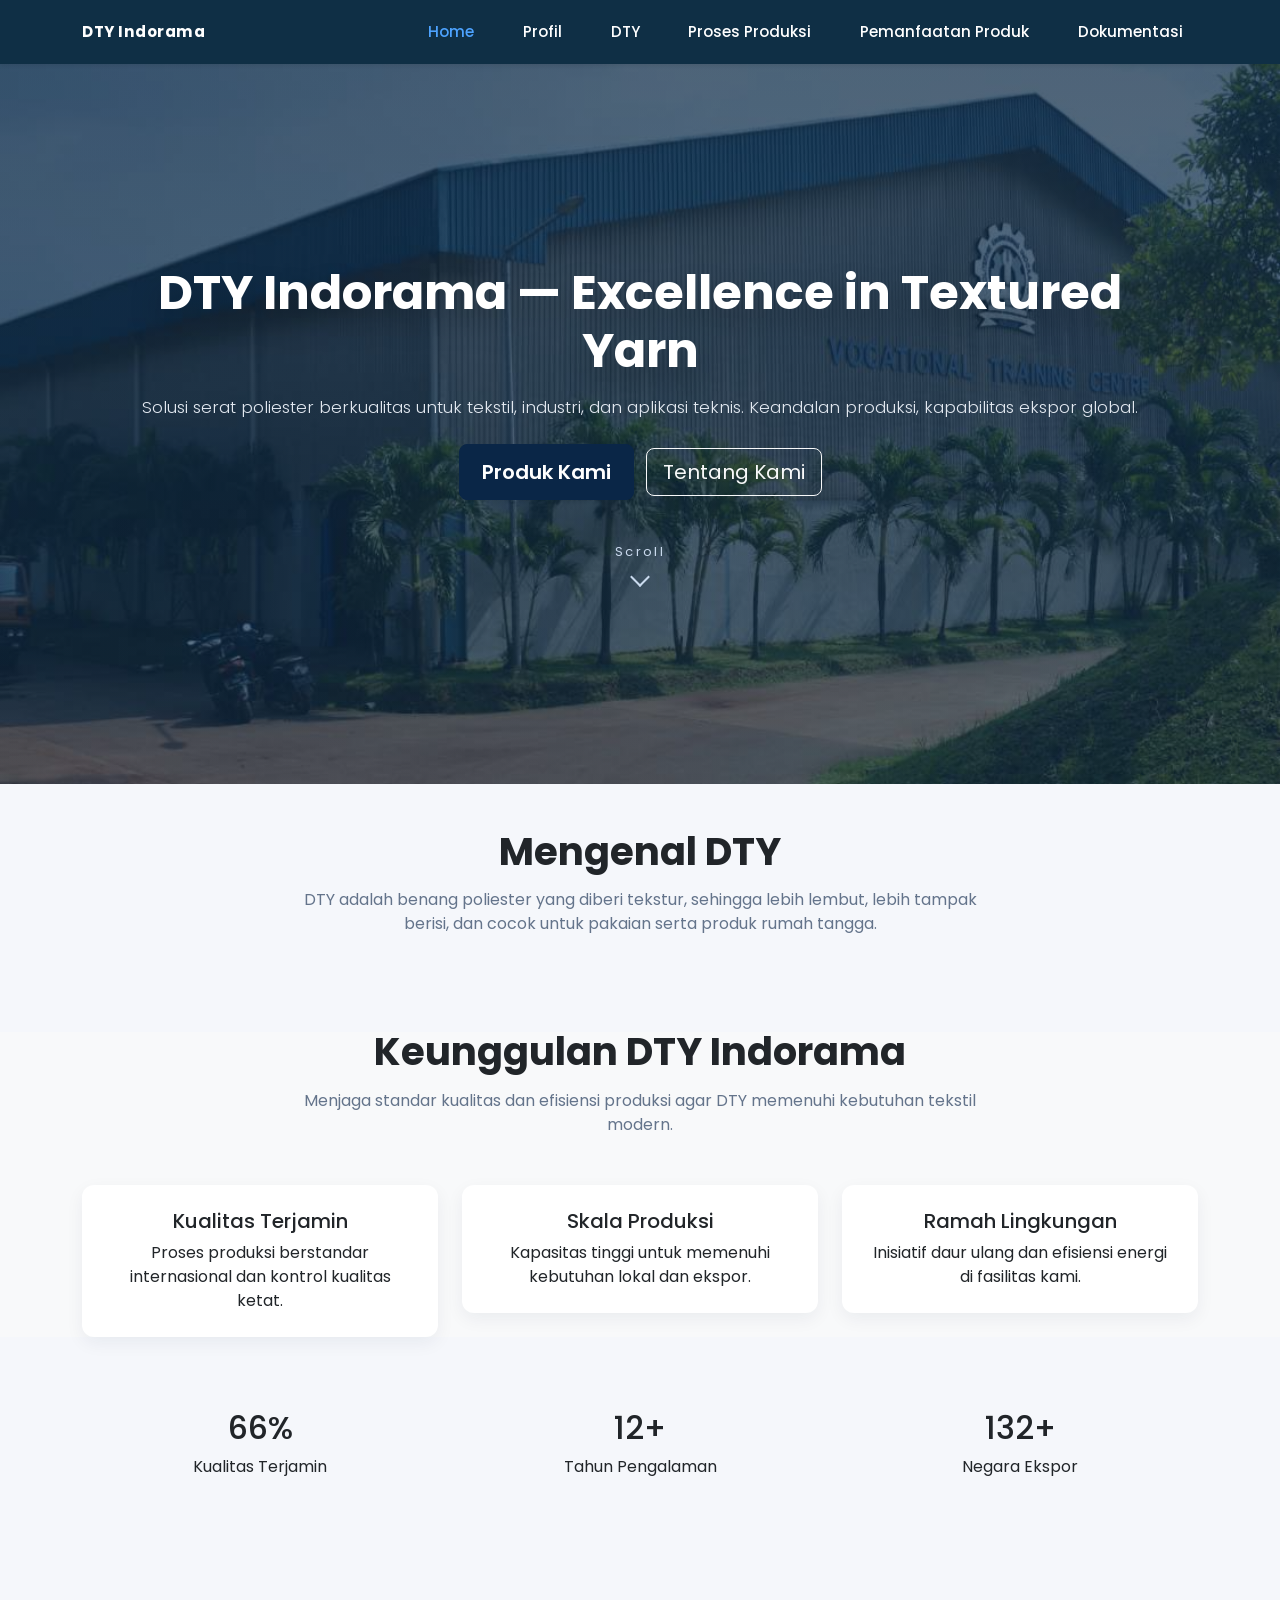
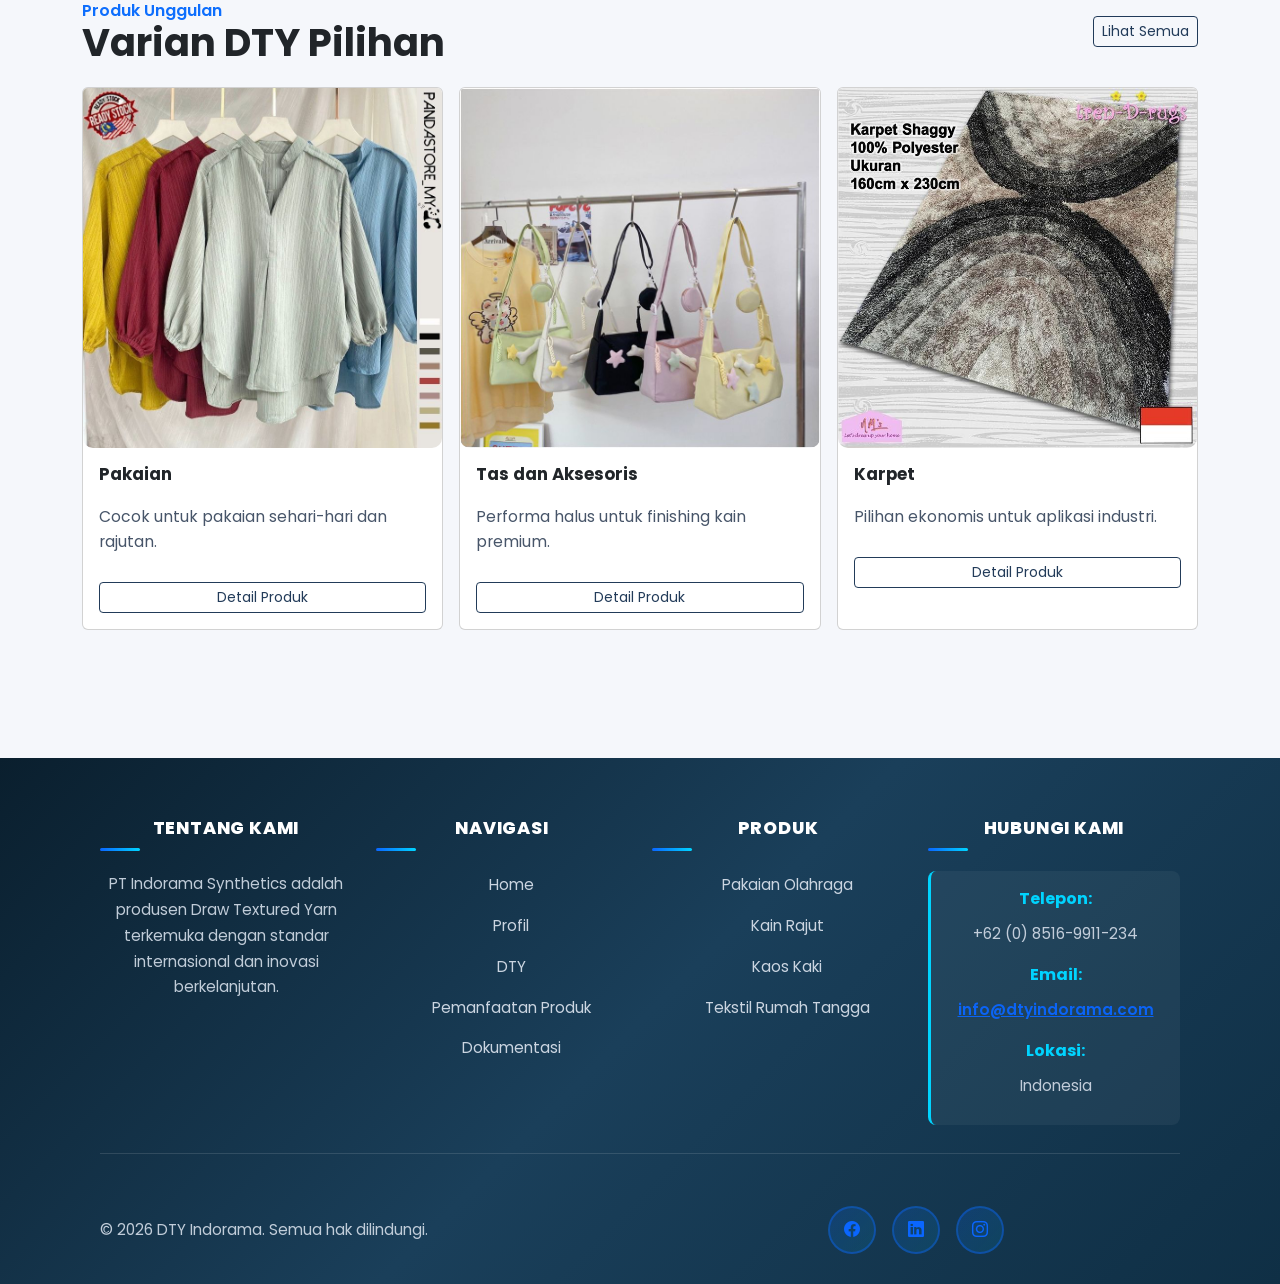
<file: index.html>
<!DOCTYPE html>
<html lang="en">
<head>
    <meta charset="UTF-8">
    <meta name="viewport" content="width=device-width, initial-scale=1.0">
    <link rel="preconnect" href="https://fonts.googleapis.com">
    <link rel="preconnect" href="https://fonts.gstatic.com" crossorigin>
    <link href="https://fonts.googleapis.com/css2?family=Poppins:wght@300;400;600;700&display=swap" rel="stylesheet">
    <title>DTY Indorama</title>
    <link href="https://cdn.jsdelivr.net/npm/bootstrap@5.3.3/dist/css/bootstrap.min.css" rel="stylesheet">
    <link rel="stylesheet" href="css/style.css">
    <link rel="stylesheet" href="css/typography.css">
    <link rel="stylesheet"
href="https://cdn.jsdelivr.net/npm/bootstrap-icons@1.11.3/font/bootstrap-icons.min.css">
</head>
<body id="top">
     <nav class="navbar navbar-expand-lg navbar-dark sticky-top shadow-sm"
     style="background-color:#0f2f45;">

    <div class="container">

        <a class="navbar-brand fw-bold" href="index.html">
            DTY Indorama
        </a>

        <button class="navbar-toggler"
                type="button"
                data-bs-toggle="collapse"
                data-bs-target="#menu">

            <span class="navbar-toggler-icon"></span>

        </button>

        <div class="collapse navbar-collapse" id="menu">

            <ul class="navbar-nav ms-auto align-items-lg-center">

                <li class="nav-item">
                    <a class="nav-link px-3 active" href="index.html">
                        Home
                    </a>
                </li>

                <li class="nav-item">
                    <a class="nav-link px-3" href="profil.html">
                        Profil
                    </a>
                </li>

                <li class="nav-item">
                    <a class="nav-link px-3" href="dty.html">
                        DTY
                    </a>
                </li>

                <li class="nav-item">
                    <a class="nav-link px-3" href="proses_produksi.html">
                        Proses Produksi
                    </a>
                </li>

                <li class="nav-item">
                    <a class="nav-link px-3" href="produk.html">
                        Pemanfaatan Produk
                    </a>
                </li>

                <li class="nav-item">
                    <a class="nav-link px-3" href="dokumentasi.html">
                        Dokumentasi
                    </a>
                </li>

            </ul>

        </div>

    </div>

</nav>

<header class="hero-banner">
    <div class="overlay"></div>
    <div class="container">
        <div class="hero-inner text-center text-white">
            <h1 class="display-4 fw-bold">DTY Indorama — Excellence in Textured Yarn</h1>
            <p class="lead mt-3">Solusi serat poliester berkualitas untuk tekstil, industri, dan aplikasi teknis. Keandalan produksi, kapabilitas ekspor global.</p>
            <div class="mt-4">
                <a href="produk.html" class="btn btn-lg btn-primary me-2">Produk Kami</a>
                <a href="profil.html" class="btn btn-lg btn-outline-light">Tentang Kami</a>
            </div>
            <div class="scroll-indicator">
                <span>Scroll</span>
                <div class="arrow"></div>
            </div>
        </div>
    </div>
</header>

<section class="py-5">
    <div class="container">
        <div class="section-header text-center mb-5">

            <h2 class="section-title">Mengenal DTY</h2>
            <p class="section-subtitle mx-auto">DTY adalah benang poliester yang diberi tekstur, sehingga lebih lembut, lebih tampak berisi, dan cocok untuk pakaian serta produk rumah tangga.</p>
        </div>
        </div>
    </div>
</section>

<section class=" bg-light">
    <div class="container">
        <div class="section-header text-center mb-5">
            <h2 class="section-title">Keunggulan DTY Indorama</h2>
            <p class="section-subtitle mx-auto">Menjaga standar kualitas dan efisiensi produksi agar DTY memenuhi kebutuhan tekstil modern.</p>
        </div>
        <div class="row text-center g-4">
            <div class="col-md-4">
                <div class="feature p-4">
                    <h5>Kualitas Terjamin</h5>
                    <p class="mb-0">Proses produksi berstandar internasional dan kontrol kualitas ketat.</p>
                </div>
            </div>
            <div class="col-md-4">
                <div class="feature p-4">
                    <h5>Skala Produksi</h5>
                    <p class="mb-0">Kapasitas tinggi untuk memenuhi kebutuhan lokal dan ekspor.</p>
                </div>
            </div>
            <div class="col-md-4">
                <div class="feature p-4">
                    <h5>Ramah Lingkungan</h5>
                    <p class="mb-0">Inisiatif daur ulang dan efisiensi energi di fasilitas kami.</p>
                </div>
            </div>
        </div>
    </div>
</section>

<section class="py-5">
    <div class="container">
        <div class="row text-center g-4">
            <div class="col-md-4">
                <div class="stat-card p-4">
                    <h2 class="stat-value" data-target="98" data-suffix="%">0%</h2>
                    <p class="mb-0">Kualitas Terjamin</p>
                </div>
            </div>
            <div class="col-md-4">
                <div class="stat-card p-4">
                    <h2 class="stat-value" data-target="12" data-suffix="+">0+</h2>
                    <p class="mb-0">Tahun Pengalaman</p>
                </div>
            </div>
            <div class="col-md-4">
                <div class="stat-card p-4">
                    <h2 class="stat-value" data-target="200" data-suffix="+">0+</h2>
                    <p class="mb-0">Negara Ekspor</p>
                </div>
            </div>
        </div>
    </div>
</section>

<section class="py-5">
    <div class="container">
        <div class="section-header d-flex flex-column flex-md-row justify-content-between align-items-start align-items-md-center mb-4">
            <div>
                <span class="text-primary fw-semibold">Produk Unggulan</span>
                <h3 class="section-title mb-0">Varian DTY Pilihan</h3>
            </div>
            <a href="produk.html" class="btn btn-outline-primary btn-sm mt-3 mt-md-0">Lihat Semua</a>
        </div>

        <div class="row g-3">
            <div class="col-sm-6 col-md-4">
                <div class="card h-100">
                    <img src="img/pakaian.png" class="card-img-top" alt="Spools of yarn">
                    <div class="card-body">
                        <h5 class="card-title">Pakaian</h5>
                        <p class="card-text">Cocok untuk pakaian sehari-hari dan rajutan.</p>
                        <a href="produk.html" class="btn btn-sm btn-outline-primary">Detail Produk</a>
                    </div>
                </div>
            </div>
            <div class="col-sm-6 col-md-4">
                <div class="card h-100">
                    <img src="img/tas_dan_aksesoris.jpg" class="card-img-top" alt="Colorful yarn spools">
                    <div class="card-body">
                        <h5 class="card-title">Tas dan Aksesoris</h5>
                        <p class="card-text">Performa halus untuk finishing kain premium.</p>
                        <a href="produk.html" class="btn btn-sm btn-outline-primary">Detail Produk</a>
                    </div>
                </div>
            </div>
            <div class="col-sm-6 col-md-4">
                <div class="card h-100">
                    <img src="img/polyster.png" class="card-img-top" alt="Textile factory floor">
                    <div class="card-body">
                        <h5 class="card-title">Karpet</h5>
                        <p class="card-text">Pilihan ekonomis untuk aplikasi industri.</p>
                        <a href="produk.html" class="btn btn-sm btn-outline-primary">Detail Produk</a>
                    </div>
                </div>
            </div>
        </div>
    </div>
</section>
<button id="backToTop" class="btn btn-primary" aria-label="Back to top">↑</button>
<footer>
    <div class="container">
        <div class="row g-4 mb-4">
            <!-- Tentang Kami -->
            <div class="col-lg-3 col-md-6">
                <div class="footer-section">
                    <h5 class="footer-title">Tentang Kami</h5>
                    <p class="footer-text">PT Indorama Synthetics adalah produsen Draw Textured Yarn terkemuka dengan standar internasional dan inovasi berkelanjutan.</p>
                </div>
            </div>

            <!-- Navigasi -->
            <div class="col-lg-3 col-md-6">
                <div class="footer-section">
                    <h5 class="footer-title">Navigasi</h5>
                    <ul class="footer-links">
                        <li><a href="index.html">Home</a></li>
                        <li><a href="profil.html">Profil</a></li>
                        <li><a href="dty.html">DTY</a></li>
                        <li><a href="produk.html">Pemanfaatan Produk</a></li>
                        <li><a href="dokumentasi.html">Dokumentasi</a></li>
                    </ul>
                </div>
            </div>

            <!-- Produk -->
            <div class="col-lg-3 col-md-6">
                <div class="footer-section">
                    <h5 class="footer-title">Produk</h5>
                    <ul class="footer-links">
                        <li><a href="produk.html">Pakaian Olahraga</a></li>
    <li><a href="produk.html">Kain Rajut</a></li>
    <li><a href="produk.html">Kaos Kaki</a></li>
    <li><a href="produk.html">Tekstil Rumah Tangga</a></li>
                    </ul>
                </div>
            </div>

            <!-- Kontak -->
            <div class="col-lg-3 col-md-6">
                <div class="footer-section">
                    <h5 class="footer-title">Hubungi Kami</h5>
                    <div class="contact-info">
                        <p><strong>Telepon:</strong></p>
                        <p class="footer-text">+62 (0) 8516-9911-234</p>
                        <p class="mt-3"><strong>Email:</strong></p>
                        <p class="footer-text"><a href="mailto:info@dtyindorama.com" class="footer-link">info@dtyindorama.com</a></p>
                        <p class="mt-3"><strong>Lokasi:</strong></p>
                        <p class="footer-text">Indonesia</p>
                    </div>
                </div>
            </div>
        </div>

        <!-- Divider -->
        <div class="footer-divider"></div>

        <!-- Footer Bottom -->
        <div class="footer-bottom">
            <div class="row align-items-center">
                <div class="col-md-6 text-md-start text-center mb-3 mb-md-0">
                    <p class="footer-text mb-0">&copy; 2026 DTY Indorama. Semua hak dilindungi.</p>
                </div>
                <div class="col-md-6 text-md-end text-center">
                    <div class="social-links">
                        <a href="#" class="social-icon" aria-label="Facebook"><i class="bi bi-facebook"></i></a>
                        <a href="#" class="social-icon" aria-label="LinkedIn"><i class="bi bi-linkedin"></i></a>
                        <a href="#" class="social-icon" aria-label="Instagram"><i class="bi bi-instagram"></i></a>
                    </div>
                </div>
            </div>
        </div>
    </div>
</footer>
<script src="https://cdn.jsdelivr.net/npm/bootstrap@5.3.3/dist/js/bootstrap.bundle.min.js"></script>
<script src="js/script.js"></script>
</body>
</html>
</file>
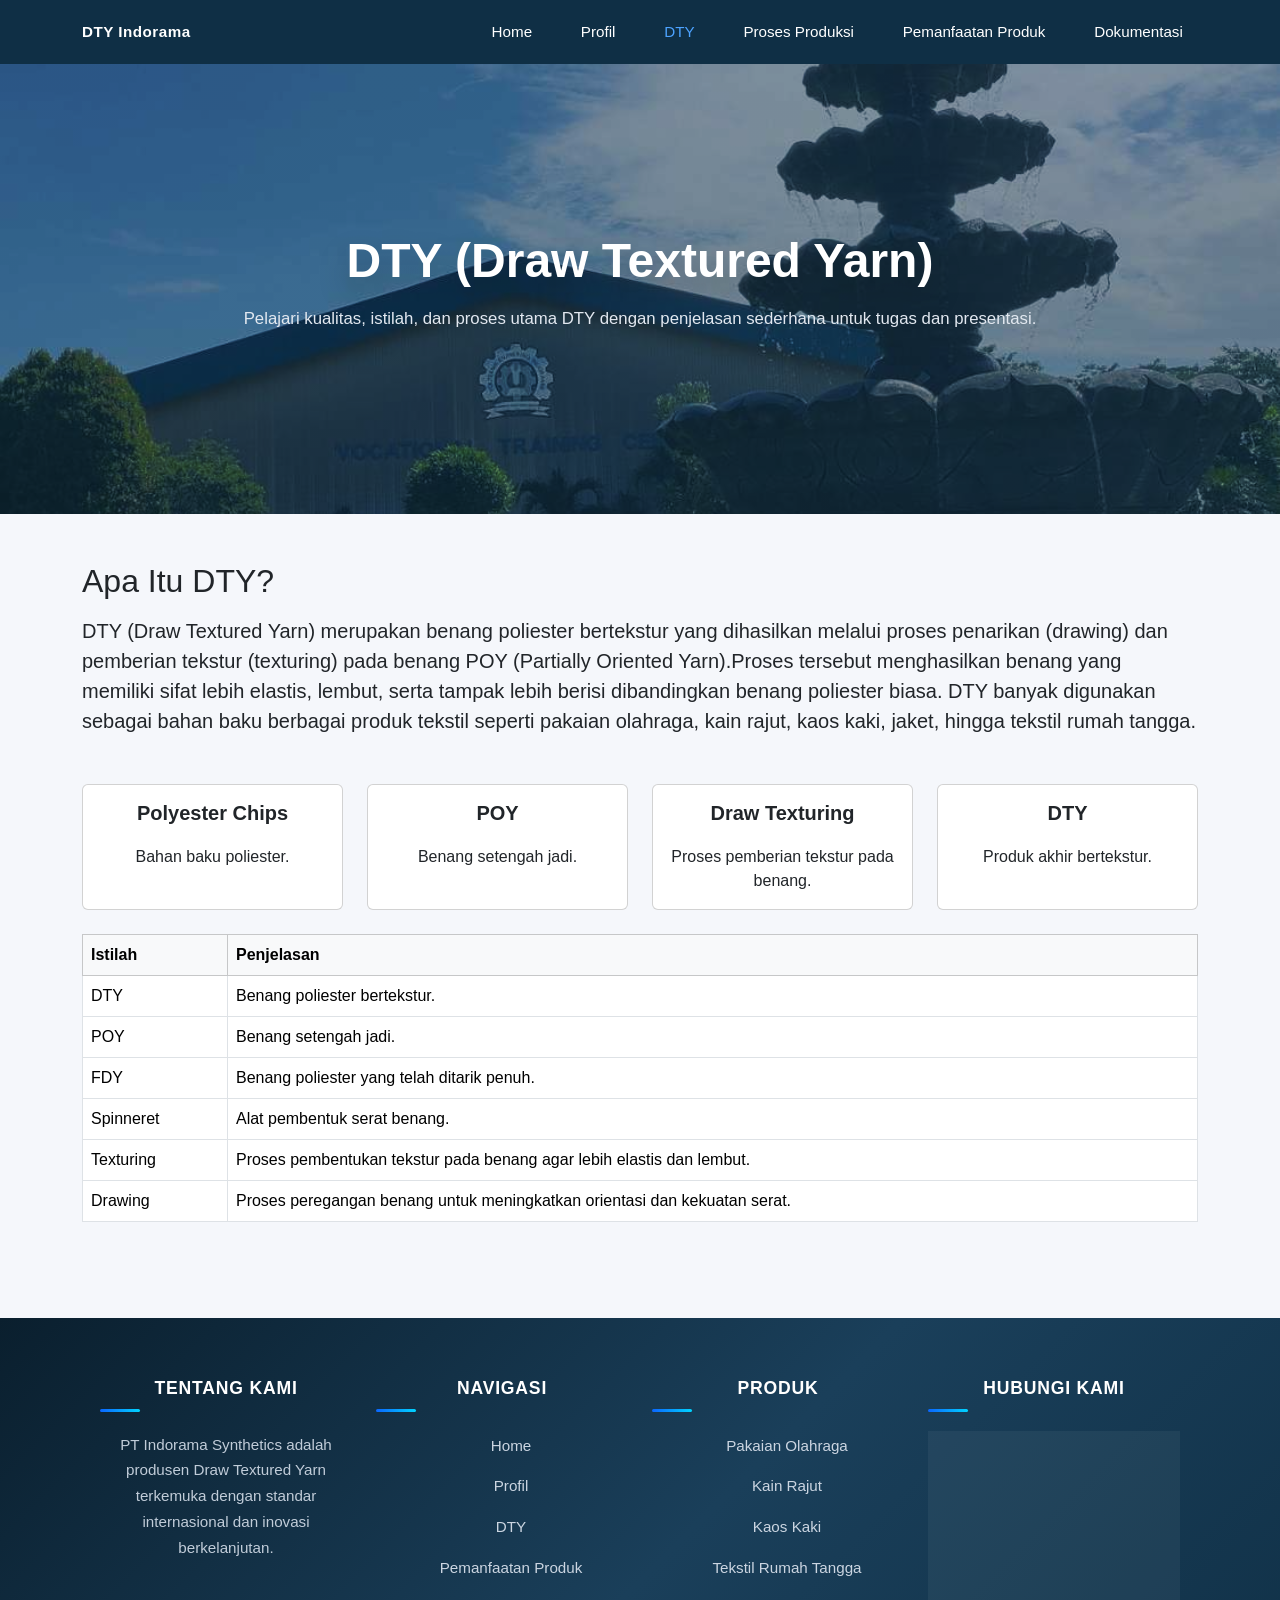
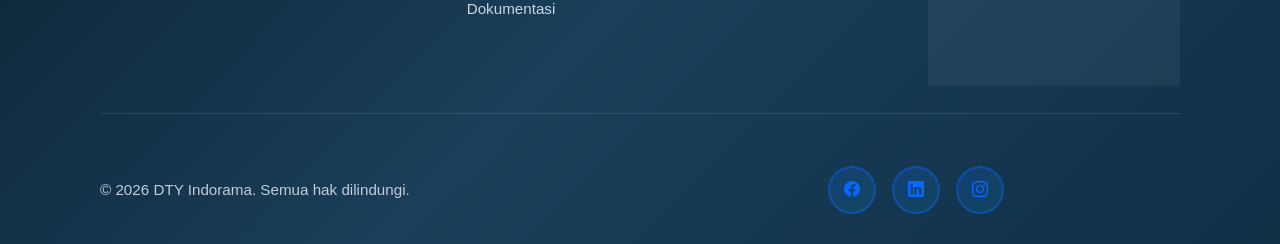
<file: dty.html>
<!DOCTYPE html>
<html lang="id">
<head>
    <meta charset="UTF-8" />
    <meta name="viewport" content="width=device-width, initial-scale=1.0" />
    <meta name="description" content="Penjelasan tentang DTY (Draw Textured Yarn) — proses dan istilah terkait." />
    <title>DTY — DTY Indorama</title>
    <link href="https://cdn.jsdelivr.net/npm/bootstrap@5.3.3/dist/css/bootstrap.min.css" rel="stylesheet">
    <link rel="stylesheet" href="css/style.css" />
    <link rel="stylesheet" href="https://cdn.jsdelivr.net/npm/bootstrap-icons@1.11.3/font/bootstrap-icons.min.css">
</head>
    <body>
       <nav class="navbar navbar-expand-lg navbar-dark sticky-top" style="background-color:#0f2f45;">
    <div class="container">
        <a class="navbar-brand fw-bold" href="index.html">DTY Indorama</a>
        <button class="navbar-toggler" type="button" data-bs-toggle="collapse" data-bs-target="#menu">
            <span class="navbar-toggler-icon"></span>
        </button>
        <div class="collapse navbar-collapse" id="menu">
            <ul class="navbar-nav ms-auto align-items-lg-center">

<li class="nav-item">
<a class="nav-link px-3"
href="index.html">Home</a>
</li>

<li class="nav-item">
<a class="nav-link px-3"
href="profil.html">Profil</a>
</li>

<li class="nav-item">
<a class="nav-link px-3 active"
href="dty.html">DTY</a>
</li>

<li class="nav-item">
<a class="nav-link px-3"
href="proses_produksi.html">Proses Produksi</a>
</li>

<li class="nav-item">
<a class="nav-link px-3"
href="produk.html">Pemanfaatan Produk</a>
</li>

<li class="nav-item">
<a class="nav-link px-3"
href="dokumentasi.html">Dokumentasi</a>
</li>

</ul>

</div>

</div>

</nav>

        <section class="hero-banner" style="min-height:50vh; padding:100px 0; background: linear-gradient(135deg, rgba(15, 47, 69, 0.4), rgba(15, 47, 69, 0.4)), url('img/dty_air_mancur.jpeg') center/cover no-repeat; background-blend-mode: overlay;">
            <div class="overlay" style="background: rgba(15, 47, 69, 0.5);"></div>
            <div class="container">
                <div class="hero-inner text-white text-center">
                    <h1 class="display-5 fw-bold">DTY (Draw Textured Yarn)</h1>
                    <p class="lead mt-3">Pelajari kualitas, istilah, dan proses utama DTY dengan penjelasan sederhana untuk tugas dan presentasi.</p>
                </div>
            </div>
        </section>

        <main class="container my-5">
            <h1 class="h2 mb-3">Apa Itu DTY?</h1>

            <p class="lead">
                DTY (Draw Textured Yarn) merupakan benang poliester bertekstur yang
dihasilkan melalui proses penarikan (drawing) dan pemberian tekstur
(texturing) pada benang POY (Partially Oriented Yarn).Proses tersebut menghasilkan benang yang memiliki sifat lebih elastis,
lembut, serta tampak lebih berisi dibandingkan benang poliester biasa.
DTY banyak digunakan sebagai bahan baku berbagai produk tekstil seperti
pakaian olahraga, kain rajut, kaos kaki, jaket, hingga tekstil rumah
tangga.

            </p>

            <div class="row g-4 my-4">
                <div class="col-6 col-md-3">
                    <div class="card text-center h-100">
                        <div class="card-body">
                            <h5 class="card-title">Polyester Chips</h5>
                            <p class="card-text">Bahan baku poliester.</p>
                        </div>
                    </div>
                </div>

                <div class="col-6 col-md-3">
                    <div class="card text-center h-100">
                        <div class="card-body">
                            <h5 class="card-title">POY</h5>
                            <p class="card-text">Benang setengah jadi.</p>
                        </div>
                    </div>
                </div>

                <div class="col-6 col-md-3">
                    <div class="card text-center h-100">
                        <div class="card-body">
                            <h5 class="card-title">Draw Texturing</h5>
                            <p class="card-text">Proses pemberian tekstur pada benang.</p>
                        </div>
                    </div>
                </div>

                <div class="col-6 col-md-3">
                    <div class="card text-center h-100">
                        <div class="card-body">
                            <h5 class="card-title">DTY</h5>
                            <p class="card-text">Produk akhir bertekstur.</p>
                        </div>
                    </div>
                </div>
            </div>

            <div class="table-responsive my-4">
                <table class="table table-bordered">
                    <thead class="table-light">
                        <tr>
                            <th>Istilah</th>
                            <th>Penjelasan</th>
                        </tr>
                    </thead>
                    <tbody>
                        <tr>
                            <td>DTY</td>
                            <td>Benang poliester bertekstur.</td>
                        </tr>
                        <tr>
                            <td>POY</td>
                            <td>Benang setengah jadi.</td>
                        </tr>
                        <tr>
                            <td>FDY</td>
                            <td>Benang poliester yang telah ditarik penuh.</td>
                        </tr>
                        <tr>
                            <td>Spinneret</td>
                            <td>Alat pembentuk serat benang.</td>
                        </tr>
                        <tr>
<td>Texturing</td>
<td>Proses pembentukan tekstur pada benang agar lebih elastis dan lembut.</td>
</tr>
<tr>
<td>Drawing</td>
<td>Proses peregangan benang untuk meningkatkan orientasi dan kekuatan serat.</td>
</tr>
                    </tbody>
                </table>
            </div>
        </main>

        <footer>
    <div class="container">
        <div class="row g-4 mb-4">
            <!-- Tentang Kami -->
            <div class="col-lg-3 col-md-6">
                <div class="footer-section">
                    <h5 class="footer-title">Tentang Kami</h5>
                    <p class="footer-text">PT Indorama Synthetics adalah produsen Draw Textured Yarn terkemuka dengan standar internasional dan inovasi berkelanjutan.</p>
                </div>
            </div>

            <!-- Navigasi -->
            <div class="col-lg-3 col-md-6">
                <div class="footer-section">
                    <h5 class="footer-title">Navigasi</h5>
                    <ul class="footer-links">
                        <li><a href="index.html">Home</a></li>
                        <li><a href="profil.html">Profil</a></li>
                        <li><a href="dty.html">DTY</a></li>
                        <li><a href="produk.html">Pemanfaatan Produk</a></li>
                        <li><a href="dokumentasi.html">Dokumentasi</a></li>
                    </ul>
                </div>
            </div>

            <!-- Produk -->
            <div class="col-lg-3 col-md-6">
                <div class="footer-section">
                    <h5 class="footer-title">Produk</h5>
                    <ul class="footer-links">
 <li><a href="produk.html">Pakaian Olahraga</a></li>
    <li><a href="produk.html">Kain Rajut</a></li>
    <li><a href="produk.html">Kaos Kaki</a></li>
    <li><a href="produk.html">Tekstil Rumah Tangga</a></li>
                    </ul>
                </div>
            </div>

            <!-- Kontak -->
            <div class="col-lg-3 col-md-6">
                <div class="footer-section">
                    <h5 class="footer-title">Hubungi Kami</h5>
                    <div class="contact-info">
                        <p><strong>Telepon:</strong></p>
                        <p class="footer-text">+62 (0) 8516-9911-234</p>
                        <p class="mt-3"><strong>Email:</strong></p>
                        <p class="footer-text"><a href="mailto:info@dtyindorama.com" class="footer-link">info@dtyindorama.com</a></p>
                        <p class="mt-3"><strong>Lokasi:</strong></p>
                        <p class="footer-text">Indonesia</p>
                    </div>
                </div>
            </div>
        </div>

        <!-- Divider -->
        <div class="footer-divider"></div>

        <!-- Footer Bottom -->
        <div class="footer-bottom">
            <div class="row align-items-center">
                <div class="col-md-6 text-md-start text-center mb-3 mb-md-0">
                    <p class="footer-text mb-0">&copy; 2026 DTY Indorama. Semua hak dilindungi.</p>
                </div>
                <div class="col-md-6 text-md-end text-center">
                    <div class="social-links">
                        <a href="#" class="social-icon" aria-label="Facebook"><i class="bi bi-facebook"></i></a>
                        <a href="#" class="social-icon" aria-label="LinkedIn"><i class="bi bi-linkedin"></i></a>
                        <a href="#" class="social-icon" aria-label="Instagram"><i class="bi bi-instagram"></i></a>
                    </div>
                </div>
            </div>
        </div>
    </div>
</footer>

        <script src="https://cdn.jsdelivr.net/npm/bootstrap@5.3.2/dist/js/bootstrap.bundle.min.js"></script>
        <script src="js/script.js"></script>
    </body>
</html>
</file>
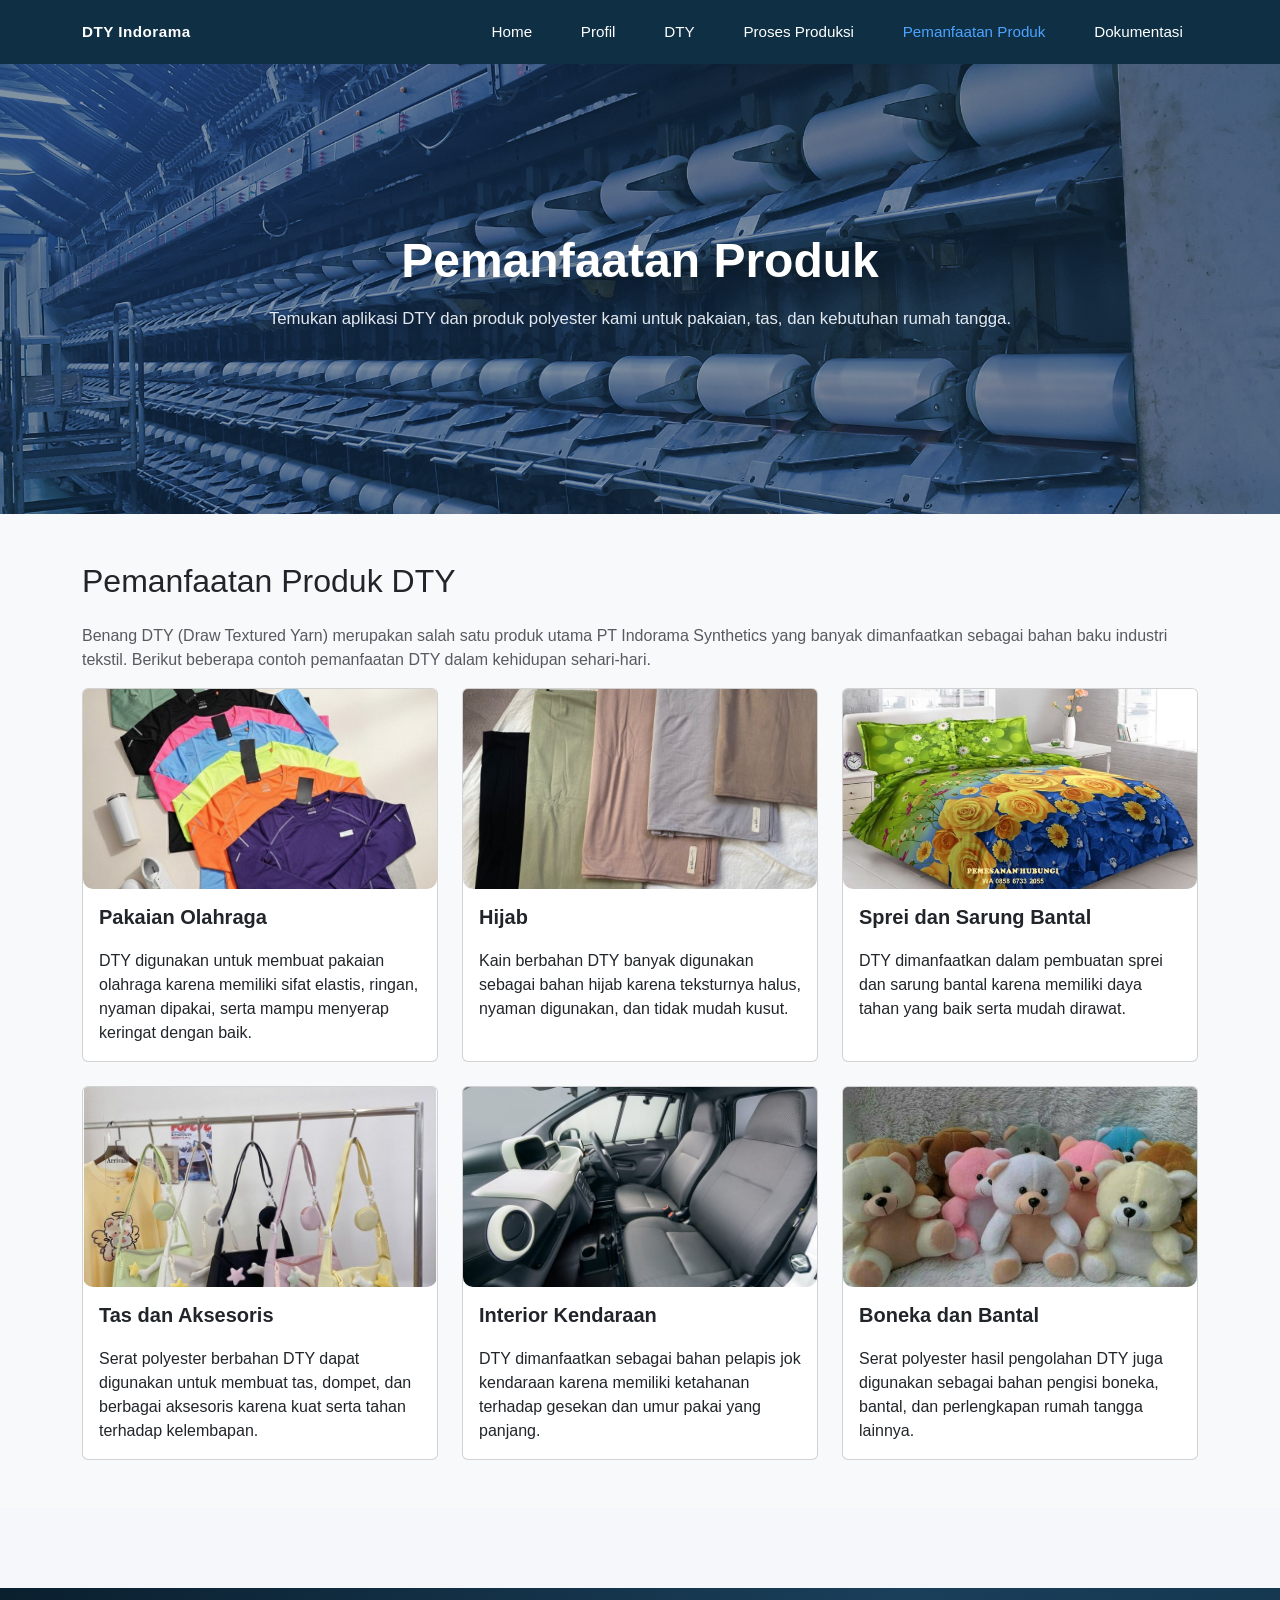
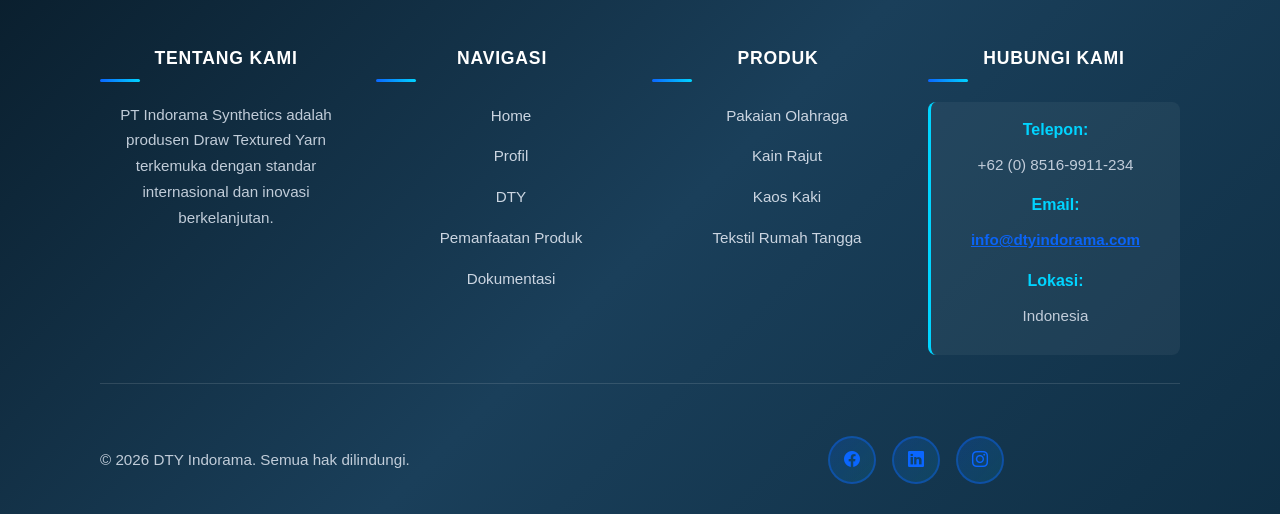
<file: produk.html>
<!DOCTYPE html>
<html lang="id">
<head>
    <meta charset="UTF-8">
    <meta name="viewport" content="width=device-width, initial-scale=1.0">
    <title>Pemanfaatan Produk — DTY Indorama</title>
    <meta name="description" content="DTY Indorama menghasilkan Draw Textured Yarn (DTY) dalam berbagai varian serta produk jadi polyester untuk pakaian dan rumah tangga.">
    <link href="https://cdn.jsdelivr.net/npm/bootstrap@5.3.3/dist/css/bootstrap.min.css" rel="stylesheet">
    <link rel="stylesheet" href="css/style.css">
    <link rel="stylesheet" href="https://cdn.jsdelivr.net/npm/bootstrap-icons@1.11.3/font/bootstrap-icons.min.css">
</head>
<body>
   <nav class="navbar navbar-expand-lg navbar-dark sticky-top" style="background-color:#0f2f45;">
    <div class="container">
        <a class="navbar-brand fw-bold" href="index.html">DTY Indorama</a>
        <button class="navbar-toggler" type="button" data-bs-toggle="collapse" data-bs-target="#menu">
            <span class="navbar-toggler-icon"></span>
        </button>
        <div class="collapse navbar-collapse" id="menu">
            <ul class="navbar-nav ms-auto align-items-lg-center">

                <li class="nav-item">
                    <a class="nav-link" href="index.html">Home</a>
                </li>

                <li class="nav-item">
                    <a class="nav-link" href="profil.html">Profil</a>
                </li>

                <li class="nav-item">
                    <a class="nav-link" href="dty.html">DTY</a>
                </li>

                <li class="nav-item">
                    <a class="nav-link" href="proses_produksi.html">
                        Proses Produksi
                    </a>
                </li>

                <li class="nav-item">
                    <a class="nav-link active"
                       href="produk.html">
                        Pemanfaatan Produk
                    </a>
                </li>

                <li class="nav-item">
                    <a class="nav-link"
                       href="dokumentasi.html">
                        Dokumentasi
                    </a>
                </li>

            </ul>

        </div>

    </div>
</nav>

    <section class="hero-banner" style="min-height:50vh; padding:100px 0; background: linear-gradient(135deg, rgba(10,102,255,0.45), rgba(10,102,255,0.45)), url('img/mesin_benang.jpg') center/cover no-repeat; background-blend-mode: overlay;">
        <div class="overlay" style="background:  rgba(15, 47, 69, 0.5);"></div>
        <div class="container">
            <div class="hero-inner text-white text-center">
                <h1 class="display-5 fw-bold">Pemanfaatan Produk</h1>
                <p class="lead mt-3">Temukan aplikasi DTY dan produk polyester kami untuk pakaian, tas, dan kebutuhan rumah tangga.</p>
            </div>
        </div>
    </section>

<section class="py-5 bg-light">
    <div class="container">

        <h2 class="mb-4">Pemanfaatan Produk DTY</h2>

        <p class="mb-3 text-muted">
            Benang DTY (Draw Textured Yarn) merupakan salah satu produk utama PT Indorama
            Synthetics yang banyak dimanfaatkan sebagai bahan baku industri tekstil.
            Berikut beberapa contoh pemanfaatan DTY dalam kehidupan sehari-hari.
        </p>

        <div class="row g-4">

            <div class="col-sm-6 col-md-4">
                <div class="card h-100">
                    <img src="img/kaos_olahraga.png" class="card-img-top">

                    <div class="card-body">
                        <h5 class="card-title">Pakaian Olahraga</h5>

                        <p class="card-text">
                            DTY digunakan untuk membuat pakaian olahraga karena memiliki sifat elastis,
                            ringan, nyaman dipakai, serta mampu menyerap keringat dengan baik.
                        </p>

                    </div>

                </div>
            </div>



            <div class="col-sm-6 col-md-4">

                <div class="card h-100">

                    <img src="img/hijab.png" class="card-img-top">

                    <div class="card-body">

                        <h5 class="card-title">
                            Hijab
                        </h5>

                        <p class="card-text">

                            Kain berbahan DTY banyak digunakan sebagai bahan hijab karena teksturnya
                            halus, nyaman digunakan, dan tidak mudah kusut.

                        </p>

                    </div>

                </div>

            </div>



            <div class="col-sm-6 col-md-4">

                <div class="card h-100">

                    <img src="img/sprei.png" class="card-img-top">

                    <div class="card-body">

                        <h5 class="card-title">
                            Sprei dan Sarung Bantal
                        </h5>

                        <p class="card-text">

                            DTY dimanfaatkan dalam pembuatan sprei dan sarung bantal karena memiliki
                            daya tahan yang baik serta mudah dirawat.

                        </p>

                    </div>

                </div>

            </div>




            <div class="col-sm-6 col-md-4">

                <div class="card h-100">

                    <img src="img/tas_dan_aksesoris.jpg" class="card-img-top">

                    <div class="card-body">

                        <h5 class="card-title">
                            Tas dan Aksesoris
                        </h5>

                        <p class="card-text">

                            Serat polyester berbahan DTY dapat digunakan untuk membuat tas,
                            dompet, dan berbagai aksesoris karena kuat serta tahan terhadap
                            kelembapan.

                        </p>

                    </div>

                </div>

            </div>




            <div class="col-sm-6 col-md-4">

                <div class="card h-100">

                    <img src="img/interior_kendaraan.png" class="card-img-top">

                    <div class="card-body">

                        <h5 class="card-title">

                            Interior Kendaraan

                        </h5>

                        <p class="card-text">

                            DTY dimanfaatkan sebagai bahan pelapis jok kendaraan karena memiliki
                            ketahanan terhadap gesekan dan umur pakai yang panjang.

                        </p>

                    </div>

                </div>

            </div>




            <div class="col-sm-6 col-md-4">

                <div class="card h-100">

                    <img src="img/boneka.png" class="card-img-top">

                    <div class="card-body">

                        <h5 class="card-title">

                            Boneka dan Bantal

                        </h5>

                        <p class="card-text">

                            Serat polyester hasil pengolahan DTY juga digunakan sebagai bahan
                            pengisi boneka, bantal, dan perlengkapan rumah tangga lainnya.

                        </p>

                    </div>

                </div>

            </div>


        </div>

    </div>
</section>

    <footer>
    <div class="container">
        <div class="row g-4 mb-4">
            <!-- Tentang Kami -->
            <div class="col-lg-3 col-md-6">
                <div class="footer-section">
                    <h5 class="footer-title">Tentang Kami</h5>
                    <p class="footer-text">PT Indorama Synthetics adalah produsen Draw Textured Yarn terkemuka dengan standar internasional dan inovasi berkelanjutan.</p>
                </div>
            </div>

            <!-- Navigasi -->
            <div class="col-lg-3 col-md-6">
                <div class="footer-section">
                    <h5 class="footer-title">Navigasi</h5>
                    <ul class="footer-links">
                        <li><a href="index.html">Home</a></li>
                        <li><a href="profil.html">Profil</a></li>
                        <li><a href="dty.html">DTY</a></li>
                        <li><a href="produk.html">Pemanfaatan Produk</a></li>
                        <li><a href="dokumentasi.html">Dokumentasi</a></li>
                    </ul>
                </div>
            </div>

            <!-- Produk -->
            <div class="col-lg-3 col-md-6">
                <div class="footer-section">
                    <h5 class="footer-title">Produk</h5>
                    <ul class="footer-links">
                      <li><a href="produk.html">Pakaian Olahraga</a></li>
    <li><a href="produk.html">Kain Rajut</a></li>
    <li><a href="produk.html">Kaos Kaki</a></li>
    <li><a href="produk.html">Tekstil Rumah Tangga</a></li>
                    </ul>
                </div>
            </div>

            <!-- Kontak -->
            <div class="col-lg-3 col-md-6">
                <div class="footer-section">
                    <h5 class="footer-title">Hubungi Kami</h5>
                    <div class="contact-info">
                        <p><strong>Telepon:</strong></p>
                        <p class="footer-text">+62 (0) 8516-9911-234</p>
                        <p class="mt-3"><strong>Email:</strong></p>
                        <p class="footer-text"><a href="mailto:info@dtyindorama.com" class="footer-link">info@dtyindorama.com</a></p>
                        <p class="mt-3"><strong>Lokasi:</strong></p>
                        <p class="footer-text">Indonesia</p>
                    </div>
                </div>
            </div>
        </div>

        <!-- Divider -->
        <div class="footer-divider"></div>

        <!-- Footer Bottom -->
        <div class="footer-bottom">
            <div class="row align-items-center">
                <div class="col-md-6 text-md-start text-center mb-3 mb-md-0">
                    <p class="footer-text mb-0">&copy; 2026 DTY Indorama. Semua hak dilindungi.</p>
                </div>
                <div class="col-md-6 text-md-end text-center">
                    <div class="social-links">
                        <a href="#" class="social-icon" aria-label="Facebook"><i class="bi bi-facebook"></i></a>
                        <a href="#" class="social-icon" aria-label="LinkedIn"><i class="bi bi-linkedin"></i></a>
                        <a href="#" class="social-icon" aria-label="Instagram"><i class="bi bi-instagram"></i></a>
                    </div>
                </div>
            </div>
        </div>
    </div>
</footer>

    <script src="https://cdn.jsdelivr.net/npm/bootstrap@5.3.3/dist/js/bootstrap.bundle.min.js"></script>
</body>
</html>
</file>
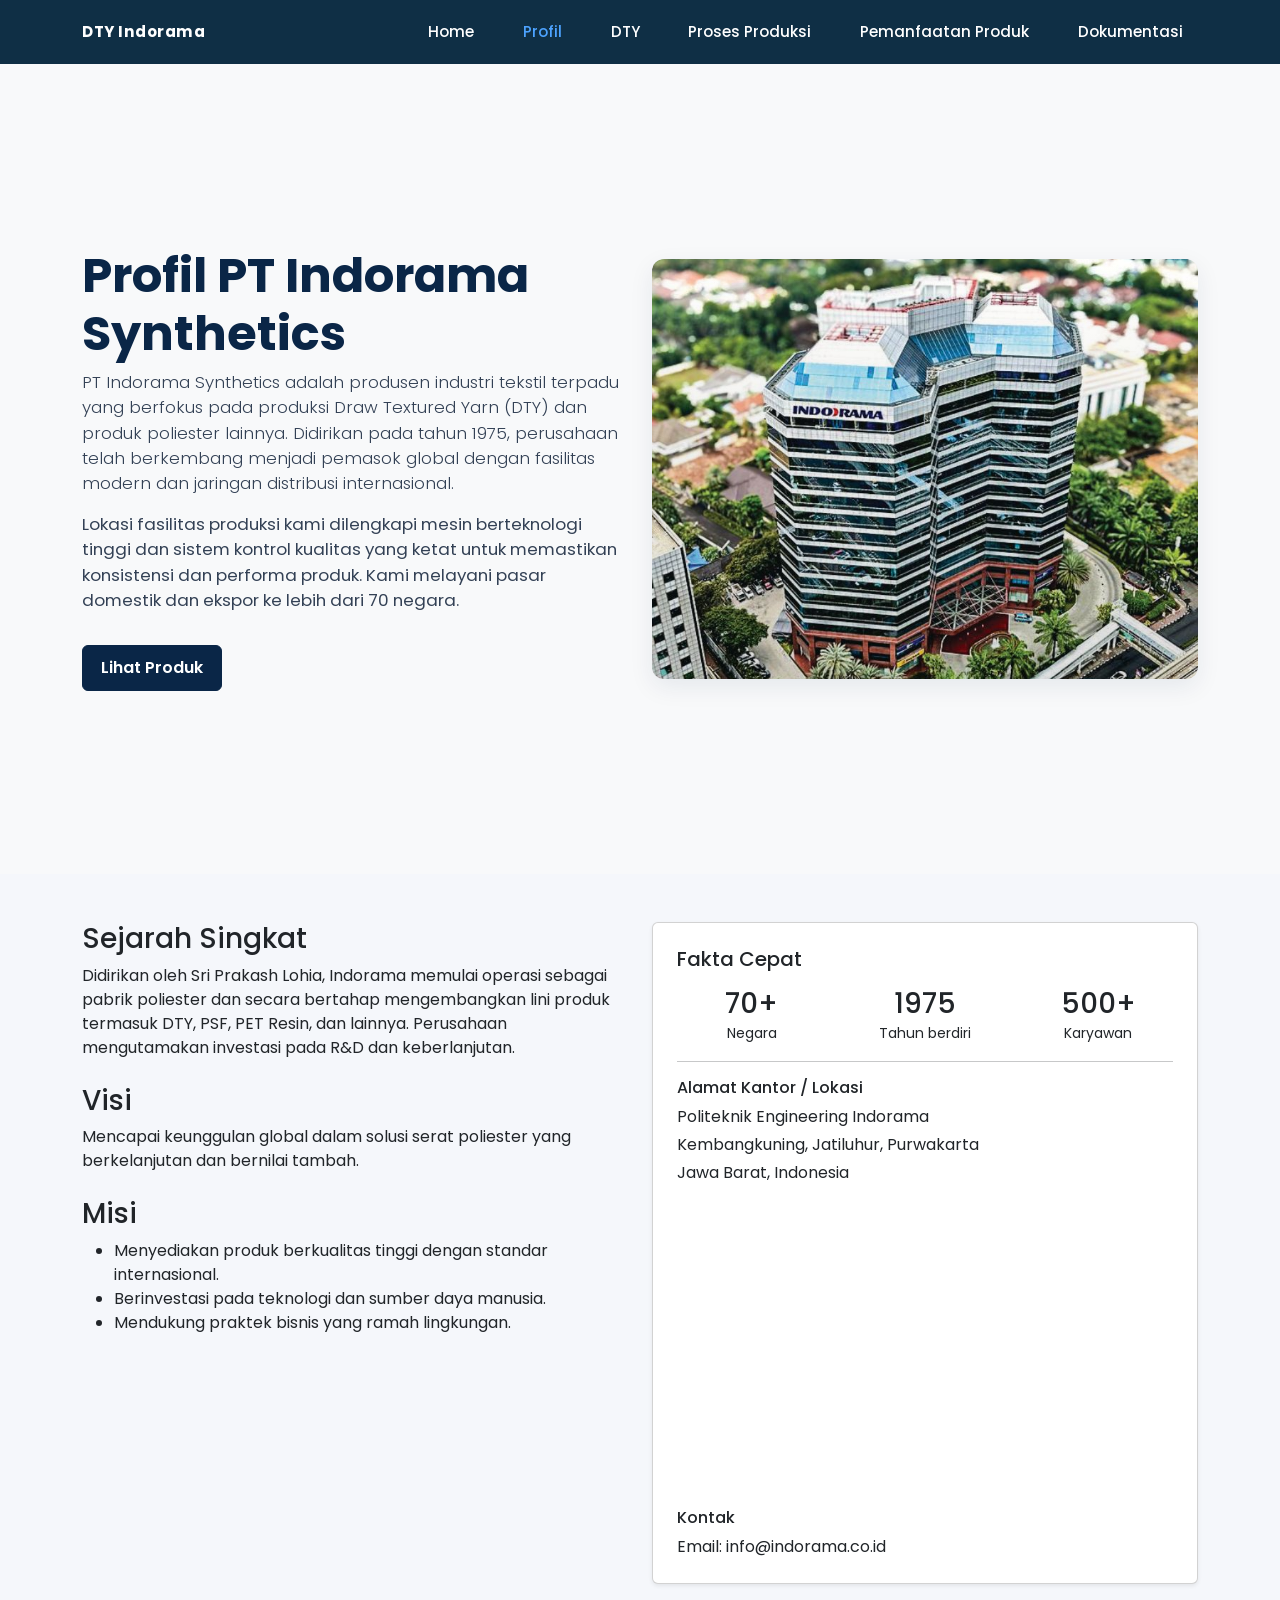
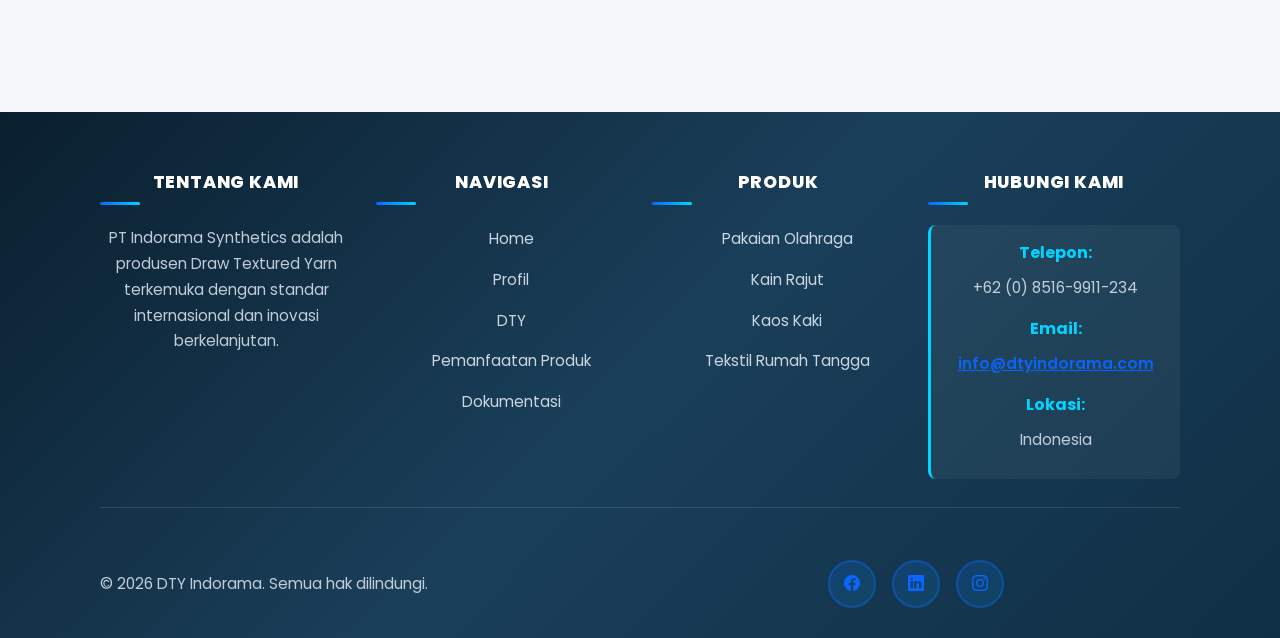
<file: profil.html>
<!DOCTYPE html>
<html lang="en">
<head>
    <meta charset="UTF-8">
    <meta name="viewport" content="width=device-width, initial-scale=1.0">
     <title>Profil - DTY Indorama</title>
     <link rel="preconnect" href="https://fonts.googleapis.com">
     <link rel="preconnect" href="https://fonts.gstatic.com" crossorigin>
     <link href="https://fonts.googleapis.com/css2?family=Poppins:wght@300;400;600;700&display=swap" rel="stylesheet">
     <link href="https://cdn.jsdelivr.net/npm/bootstrap@5.3.3/dist/css/bootstrap.min.css" rel="stylesheet">
     <link rel="stylesheet" href="css/style.css">
     <link rel="stylesheet" href="https://cdn.jsdelivr.net/npm/bootstrap-icons@1.11.3/font/bootstrap-icons.min.css">
</head>
<body>
    <nav class="navbar navbar-expand-lg navbar-dark sticky-top" style="background-color:#0f2f45;">
<div class="container">
<a class="navbar-brand fw-bold" href="index.html">DTY Indorama</a>
<button class="navbar-toggler" type="button" data-bs-toggle="collapse" data-bs-target="#menu">
<span class="navbar-toggler-icon"></span>
</button>
<div class="collapse navbar-collapse" id="menu">
<ul class="navbar-nav ms-auto align-items-lg-center">

<li class="nav-item">
<a class="nav-link px-3" href="index.html">Home</a>
</li>

<li class="nav-item">
<a class="nav-link px-3 active" href="profil.html">Profil</a>
</li>

<li class="nav-item">
<a class="nav-link px-3" href="dty.html">DTY</a>
</li>

<li class="nav-item">
<a class="nav-link px-3" href="proses_produksi.html">Proses Produksi</a>
</li>

<li class="nav-item">
<a class="nav-link px-3" href="produk.html">Pemanfaatan Produk</a>
</li>

<li class="nav-item">
<a class="nav-link px-3" href="dokumentasi.html">Dokumentasi</a>
</li>

</ul>

</div>

</div>

</nav>
    <section class="hero py-5">
        <div class="container">
            <div class="row align-items-center">
                <div class="col-lg-6">
                    <h1 class="fw-bold">Profil PT Indorama Synthetics</h1>
                    <p class="lead">PT Indorama Synthetics adalah produsen industri tekstil terpadu yang berfokus pada produksi Draw Textured Yarn (DTY) dan produk poliester lainnya. Didirikan pada tahun 1975, perusahaan telah berkembang menjadi pemasok global dengan fasilitas modern dan jaringan distribusi internasional.</p>
                    <p>Lokasi fasilitas produksi kami dilengkapi mesin berteknologi tinggi dan sistem kontrol kualitas yang ketat untuk memastikan konsistensi dan performa produk. Kami melayani pasar domestik dan ekspor ke lebih dari 70 negara.</p>
                    <a href="produk.html" class="btn btn-primary mt-3">Lihat Produk</a>
                </div>

                <div class="col-lg-6">
                    <div class="hero-image-wrapper">
                        <img src="img/indorama.jpg" alt="Fasilitas pabrik Indorama" class="hero-img">
                    </div>
                </div>
            </div>
        </div>
    </section>

    <section class="py-5">
        <div class="container">
            <div class="row g-4">
                <div class="col-md-6">
                    <h3>Sejarah Singkat</h3>
                    <p>Didirikan oleh Sri Prakash Lohia, Indorama memulai operasi sebagai pabrik poliester dan secara bertahap mengembangkan lini produk termasuk DTY, PSF, PET Resin, dan lainnya. Perusahaan mengutamakan investasi pada R&D dan keberlanjutan.</p>

                    <h3 class="mt-4">Visi</h3>
                    <p>Mencapai keunggulan global dalam solusi serat poliester yang berkelanjutan dan bernilai tambah.</p>

                    <h3 class="mt-4">Misi</h3>
                    <ul>
                        <li>Menyediakan produk berkualitas tinggi dengan standar internasional.</li>
                        <li>Berinvestasi pada teknologi dan sumber daya manusia.</li>
                        <li>Mendukung praktek bisnis yang ramah lingkungan.</li>
                    </ul>
                </div>

                <div class="col-md-6">
                    <div class="card p-4 shadow-sm">
                        <h5 class="mb-3">Fakta Cepat</h5>
                        <div class="row text-center">
                            <div class="col-4">
                                <h3 class="mb-0">70+</h3>
                                <small>Negara</small>
                            </div>
                            <div class="col-4">
                                <h3 class="mb-0">1975</h3>
                                <small>Tahun berdiri</small>
                            </div>
                            <div class="col-4">
                                <h3 class="mb-0">500+</h3>
                                <small>Karyawan</small>
                            </div>
                        </div>

                        <hr>
                        <h6>Alamat Kantor / Lokasi</h6>
                        <p class="mb-1">Politeknik Engineering Indorama</p>
                        <p class="mb-1">Kembangkuning, Jatiluhur, Purwakarta</p>
                        <p class="mb-1">Jawa Barat, Indonesia</p>
                    <div class="ratio ratio-16x9 mb-4">
                        <iframe src="https://www.google.com/maps?q=Politeknik+Engineering+Indorama+Kembangkuning+Jatiluhur+Purwakarta&output=embed" style="border:0;" allowfullscreen="" loading="lazy"></iframe>
                    </div>
                        <h6 class="mt-3">Kontak</h6>
                        <p class="mb-0">Email: info@indorama.co.id</p>
                </div>
            </div>
        </div>
    </section>

    <footer>
    <div class="container">
        <div class="row g-4 mb-4">
            <!-- Tentang Kami -->
            <div class="col-lg-3 col-md-6">
                <div class="footer-section">
                    <h5 class="footer-title">Tentang Kami</h5>
                    <p class="footer-text">PT Indorama Synthetics adalah produsen Draw Textured Yarn terkemuka dengan standar internasional dan inovasi berkelanjutan.</p>
                </div>
            </div>

            <!-- Navigasi -->
            <div class="col-lg-3 col-md-6">
                <div class="footer-section">
                    <h5 class="footer-title">Navigasi</h5>
                    <ul class="footer-links">
                        <li><a href="index.html">Home</a></li>
                        <li><a href="profil.html">Profil</a></li>
                        <li><a href="dty.html">DTY</a></li>
                        <li><a href="produk.html">Pemanfaatan Produk</a></li>
                        <li><a href="dokumentasi.html">Dokumentasi</a></li>
                    </ul>
                </div>
            </div>

            <!-- Produk -->
            <div class="col-lg-3 col-md-6">
                <div class="footer-section">
                    <h5 class="footer-title">Produk</h5>
                    <ul class="footer-links">
                        <li><a href="produk.html">Pakaian Olahraga</a></li>
    <li><a href="produk.html">Kain Rajut</a></li>
    <li><a href="produk.html">Kaos Kaki</a></li>
    <li><a href="produk.html">Tekstil Rumah Tangga</a></li>
                    </ul>
                </div>
            </div>

            <!-- Kontak -->
            <div class="col-lg-3 col-md-6">
                <div class="footer-section">
                    <h5 class="footer-title">Hubungi Kami</h5>
                    <div class="contact-info">
                        <p><strong>Telepon:</strong></p>
                        <p class="footer-text">+62 (0) 8516-9911-234</p>
                        <p class="mt-3"><strong>Email:</strong></p>
                        <p class="footer-text"><a href="mailto:info@dtyindorama.com" class="footer-link">info@dtyindorama.com</a></p>
                        <p class="mt-3"><strong>Lokasi:</strong></p>
                        <p class="footer-text">Indonesia</p>
                    </div>
                </div>
            </div>
        </div>

        <!-- Divider -->
        <div class="footer-divider"></div>

        <!-- Footer Bottom -->
        <div class="footer-bottom">
            <div class="row align-items-center">
                <div class="col-md-6 text-md-start text-center mb-3 mb-md-0">
                    <p class="footer-text mb-0">&copy; 2026 DTY Indorama. Semua hak dilindungi.</p>
                </div>
                <div class="col-md-6 text-md-end text-center">
                    <div class="social-links">
                        <a href="#" class="social-icon" aria-label="Facebook"><i class="bi bi-facebook"></i></a>
                        <a href="#" class="social-icon" aria-label="LinkedIn"><i class="bi bi-linkedin"></i></a>
                        <a href="#" class="social-icon" aria-label="Instagram"><i class="bi bi-instagram"></i></a>
                    </div>
                </div>
            </div>
        </div>
    </div>
</footer>
</body>
</html>
</file>
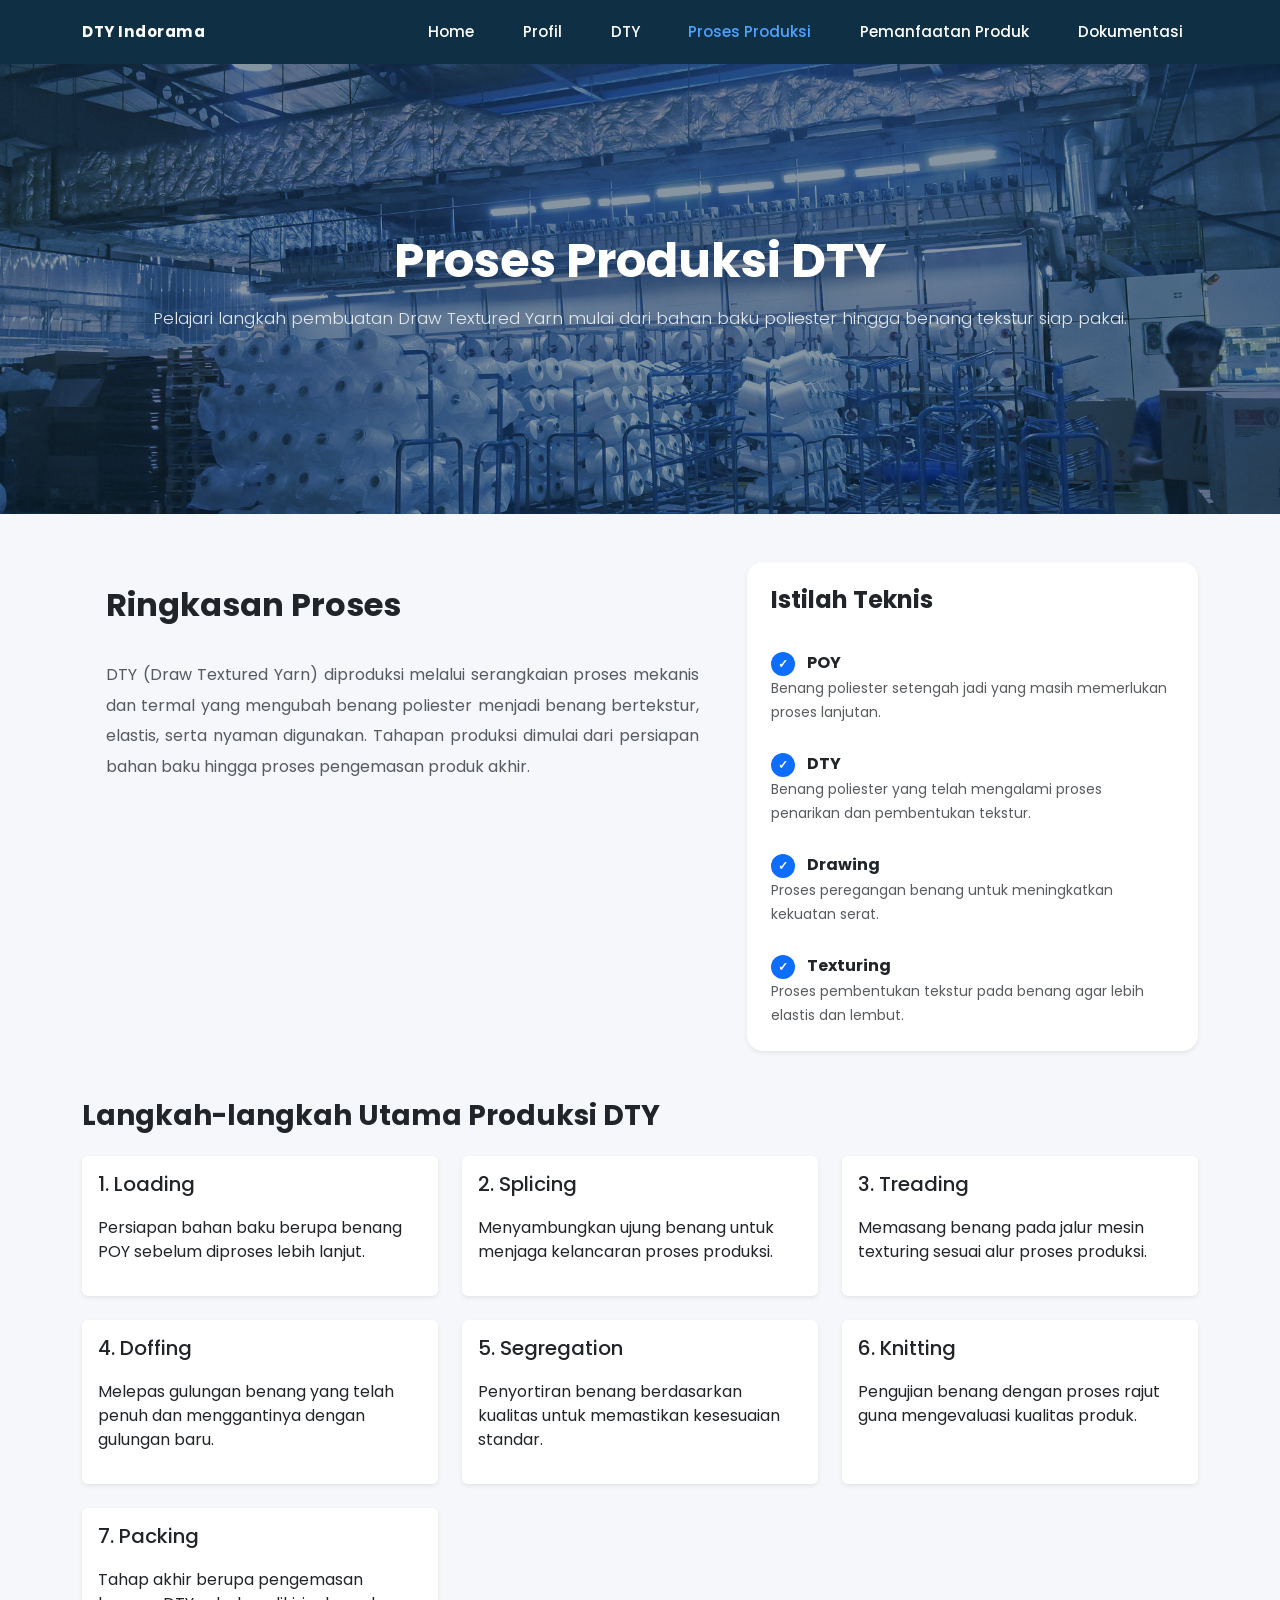
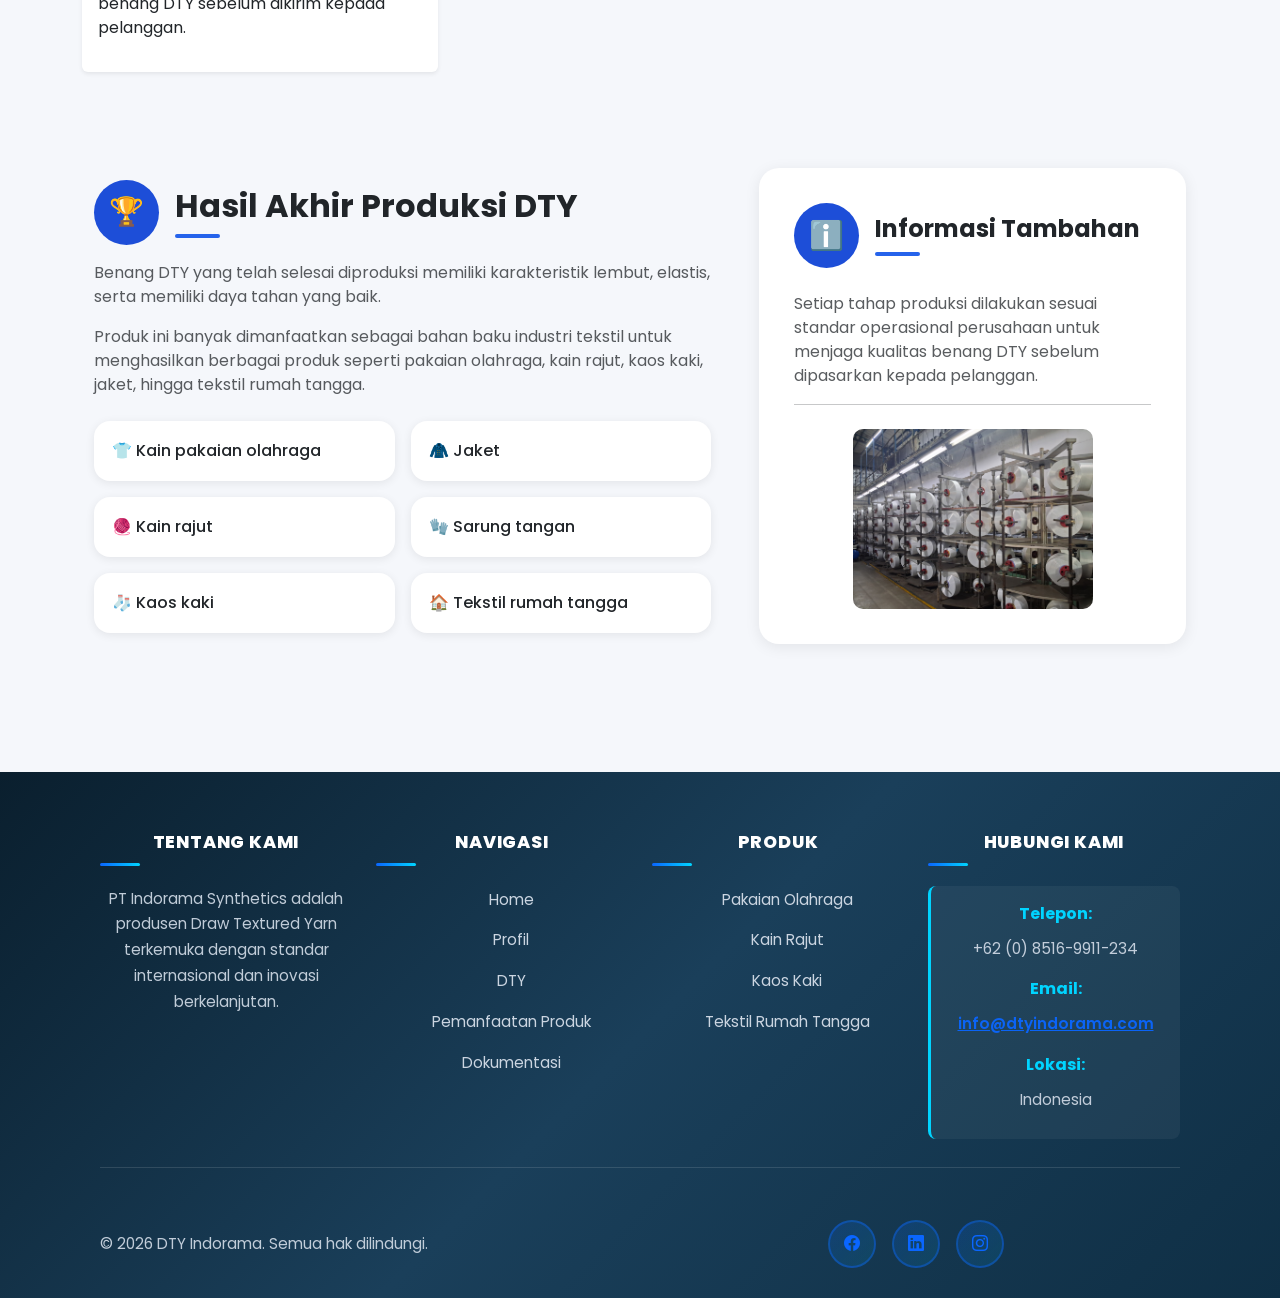
<file: proses_produksi.html>
<!DOCTYPE html>
<html lang="id">
<head>
    <meta charset="UTF-8" />
    <meta name="viewport" content="width=device-width, initial-scale=1.0" />
    <meta name="description" content="Proses pembuatan DTY (Draw Textured Yarn) dari bahan baku hingga menjadi benang tekstur siap pakai." />
    <title>Proses Produksi DTY | Indorama</title>
    <link rel="preconnect" href="https://fonts.googleapis.com" />
    <link rel="preconnect" href="https://fonts.gstatic.com" crossorigin />
    <link href="https://fonts.googleapis.com/css2?family=Poppins:wght@300;400;600;700&display=swap" rel="stylesheet" />
    <link href="https://cdn.jsdelivr.net/npm/bootstrap@5.3.3/dist/css/bootstrap.min.css" rel="stylesheet" />
    <link rel="stylesheet" href="css/style.css" />
    <link rel="stylesheet" href="https://cdn.jsdelivr.net/npm/bootstrap-icons@1.11.3/font/bootstrap-icons.min.css">
</head>
<body>
   <nav class="navbar navbar-expand-lg navbar-dark sticky-top" style="background-color:#0f2f45;">
    <div class="container">
        <a class="navbar-brand fw-bold" href="index.html">DTY Indorama</a>
        <button class="navbar-toggler" type="button" data-bs-toggle="collapse" data-bs-target="#menu">
            <span class="navbar-toggler-icon"></span>
        </button>
        <div class="collapse navbar-collapse" id="menu">
            <ul class="navbar-nav ms-auto align-items-lg-center">


                <li class="nav-item">

                    <a class="nav-link"
                       href="index.html">

                        Home

                    </a>

                </li>



                <li class="nav-item">

                    <a class="nav-link"
                       href="profil.html">

                        Profil

                    </a>

                </li>



                <li class="nav-item">

                    <a class="nav-link"
                       href="dty.html">

                        DTY

                    </a>

                </li>



                <li class="nav-item">

                    <a class="nav-link active"
                       href="proses_produksi.html">

                        Proses Produksi

                    </a>

                </li>



                <li class="nav-item">

                    <a class="nav-link"
                       href="produk.html">

                        Pemanfaatan Produk

                    </a>

                </li>



                <li class="nav-item">

                    <a class="nav-link"
                       href="dokumentasi.html">

                        Dokumentasi

                    </a>

                </li>

            </ul>


        </div>

    </div>

</nav>
    <section class="hero-banner" style="min-height:50vh; padding:100px 0; background: linear-gradient(135deg, rgba(10,102,255,0.45), rgba(10,102,255,0.45)), url('img/proses_prooduksi.jpg') center/cover no-repeat; background-blend-mode: overlay;">
        <div class="overlay" style="background:  rgba(15, 47, 69, 0.5);"></div>
        <div class="container">
            <div class="hero-inner text-white text-center">
                <h1 class="display-5 fw-bold">Proses Produksi DTY</h1>
                <p class="lead mt-3">Pelajari langkah pembuatan Draw Textured Yarn mulai dari bahan baku poliester hingga benang tekstur siap pakai.</p>
            </div>
        </div>
    </section>

   <main class="container my-5">

<section class="mb-5">

<div class="row g-4 align-items-stretch">

    <!-- Ringkasan -->
    <div class="col-lg-7">

        <div>

            <div class="card-body p-4">

                <h2 class="fw-bold mb-4">
                    Ringkasan Proses
                </h2>

                <p class="text-muted"
                   style="line-height:1.9; text-align:justify;">

                    DTY (Draw Textured Yarn) diproduksi melalui
                    serangkaian proses mekanis dan termal yang
                    mengubah benang poliester menjadi benang
                    bertekstur, elastis, serta nyaman digunakan.

                    Tahapan produksi dimulai dari persiapan bahan
                    baku hingga proses pengemasan produk akhir.

                </p>

            </div>

        </div>

    </div>



    <!-- Istilah teknis -->

    <div class="col-lg-5">

        <div class="card border-0 shadow-sm h-100 rounded-4">

            <div class="card-body p-4">

                <h4 class="fw-bold mb-4">

                    Istilah Teknis

                </h4>


                <div class="mb-3">

                    <span class="badge bg-primary me-2">

                        ✓

                    </span>

                    <strong>POY</strong>

                    <br>

                    <small class="text-muted">

                        Benang poliester setengah jadi yang masih
                        memerlukan proses lanjutan.

                    </small>

                </div>



                <div class="mb-3">

                    <span class="badge bg-primary me-2">

                        ✓

                    </span>

                    <strong>DTY</strong>

                    <br>

                    <small class="text-muted">

                        Benang poliester yang telah mengalami
                        proses penarikan dan pembentukan tekstur.

                    </small>

                </div>



                <div class="mb-3">

                    <span class="badge bg-primary me-2">

                        ✓

                    </span>

                    <strong>Drawing</strong>

                    <br>

                    <small class="text-muted">

                        Proses peregangan benang untuk meningkatkan
                        kekuatan serat.

                    </small>

                </div>



                <div>

                    <span class="badge bg-primary me-2">

                        ✓

                    </span>

                    <strong>Texturing</strong>

                    <br>

                    <small class="text-muted">

                        Proses pembentukan tekstur pada benang agar
                        lebih elastis dan lembut.

                    </small>

                </div>


            </div>

        </div>

    </div>

</div>

</section>




<section class="mb-5">

<h3 class="fw-bold mb-4">

Langkah-langkah Utama Produksi DTY

</h3>


<div class="row g-4">


<div class="col-md-6 col-lg-4">

<div class="card border-0 shadow-sm h-100">

<div class="card-body">

<h5>1. Loading</h5>

<p>

Persiapan bahan baku berupa benang POY sebelum diproses lebih lanjut.

</p>

</div>

</div>

</div>



<div class="col-md-6 col-lg-4">

<div class="card border-0 shadow-sm h-100">

<div class="card-body">

<h5>2. Splicing</h5>

<p>

Menyambungkan ujung benang untuk menjaga kelancaran proses produksi.

</p>

</div>

</div>

</div>




<div class="col-md-6 col-lg-4">

<div class="card border-0 shadow-sm h-100">

<div class="card-body">

<h5>3. Treading</h5>

<p>

Memasang benang pada jalur mesin texturing sesuai alur proses produksi.

</p>

</div>

</div>

</div>




<div class="col-md-6 col-lg-4">

<div class="card border-0 shadow-sm h-100">

<div class="card-body">

<h5>4. Doffing</h5>

<p>

Melepas gulungan benang yang telah penuh dan menggantinya dengan gulungan baru.

</p>

</div>

</div>

</div>




<div class="col-md-6 col-lg-4">

<div class="card border-0 shadow-sm h-100">

<div class="card-body">

<h5>5. Segregation</h5>

<p>

Penyortiran benang berdasarkan kualitas untuk memastikan kesesuaian standar.

</p>

</div>

</div>

</div>




<div class="col-md-6 col-lg-4">

<div class="card border-0 shadow-sm h-100">

<div class="card-body">

<h5>6. Knitting</h5>

<p>

Pengujian benang dengan proses rajut guna mengevaluasi kualitas produk.

</p>

</div>

</div>

</div>




<div class="col-md-6 col-lg-4">

<div class="card border-0 shadow-sm h-100">

<div class="card-body">

<h5>7. Packing</h5>

<p>

Tahap akhir berupa pengemasan benang DTY sebelum dikirim kepada pelanggan.

</p>

</div>

</div>

</div>


</div>

</section>




<section class="py-5">

<div class="container">

<div class="row align-items-center g-5">


<!-- Kiri -->

<div class="col-lg-7">

<div class="d-flex align-items-center mb-3">

<div class="icon-circle me-3">

🏆

</div>

<div>

<h2 class="fw-bold mb-0">

Hasil Akhir Produksi DTY

</h2>

<div class="title-line"></div>

</div>

</div>



<p class="text-muted">

Benang DTY yang telah selesai diproduksi memiliki karakteristik lembut,
elastis, serta memiliki daya tahan yang baik.

</p>


<p class="text-muted mb-4">

Produk ini banyak dimanfaatkan sebagai bahan baku industri tekstil
untuk menghasilkan berbagai produk seperti pakaian olahraga,
kain rajut, kaos kaki, jaket, hingga tekstil rumah tangga.

</p>



<div class="row g-3">


<div class="col-md-6">

<div class="produk-box">

👕 Kain pakaian olahraga

</div>

</div>



<div class="col-md-6">

<div class="produk-box">

🧥 Jaket

</div>

</div>



<div class="col-md-6">

<div class="produk-box">

🧶 Kain rajut

</div>

</div>



<div class="col-md-6">

<div class="produk-box">

🧤 Sarung tangan

</div>

</div>



<div class="col-md-6">

<div class="produk-box">

🧦 Kaos kaki

</div>

</div>



<div class="col-md-6">

<div class="produk-box">

🏠 Tekstil rumah tangga

</div>

</div>


</div>


</div>



<!-- Kanan -->


<div class="col-lg-5">


<div class="info-card">


<div class="d-flex align-items-center mb-4">

<div class="icon-circle me-3">

ℹ️

</div>


<div>

<h4 class="fw-bold mb-0">

Informasi Tambahan

</h4>

<div class="title-line"></div>

</div>

</div>



<p class="text-muted">

Setiap tahap produksi dilakukan sesuai standar operasional perusahaan
untuk menjaga kualitas benang DTY sebelum dipasarkan kepada pelanggan.

</p>


<hr>



<div class="text-center mt-4">

<img src="img/benang.jpg"

class="img-fluid"

style="max-height:180px;">

</div>


</div>


</div>



</div>

</div>

</section>

</main>
    <footer>
        <div class="container">
            <div class="row g-4 mb-4">
                <div class="col-lg-3 col-md-6">
                    <div class="footer-section">
                        <h5 class="footer-title">Tentang Kami</h5>
                        <p class="footer-text">PT Indorama Synthetics adalah produsen Draw Textured Yarn terkemuka dengan standar internasional dan inovasi berkelanjutan.</p>
                    </div>
                </div>
                <div class="col-lg-3 col-md-6">
                    <div class="footer-section">
                        <h5 class="footer-title">Navigasi</h5>
                        <ul class="footer-links">
                            <li><a href="index.html">Home</a></li>
                            <li><a href="profil.html">Profil</a></li>
                            <li><a href="dty.html">DTY</a></li>
                            <li><a href="produk.html">Pemanfaatan Produk</a></li>
                            <li><a href="dokumentasi.html">Dokumentasi</a></li>
                        </ul>
                    </div>
                </div>
                <div class="col-lg-3 col-md-6">
                    <div class="footer-section">
                        <h5 class="footer-title">Produk</h5>
                        <ul class="footer-links">
                            <li><a href="produk.html">Pakaian Olahraga</a></li>
    <li><a href="produk.html">Kain Rajut</a></li>
    <li><a href="produk.html">Kaos Kaki</a></li>
    <li><a href="produk.html">Tekstil Rumah Tangga</a></li>
                        </ul>
                    </div>
                </div>
                <div class="col-lg-3 col-md-6">
                    <div class="footer-section">
                        <h5 class="footer-title">Hubungi Kami</h5>
                        <div class="contact-info">
                            <p><strong>Telepon:</strong></p>
                            <p class="footer-text">+62 (0) 8516-9911-234</p>
                            <p class="mt-3"><strong>Email:</strong></p>
                            <p class="footer-text"><a href="mailto:info@dtyindorama.com" class="footer-link">info@dtyindorama.com</a></p>
                            <p class="mt-3"><strong>Lokasi:</strong></p>
                            <p class="footer-text">Indonesia</p>
                        </div>
                    </div>
                </div>
            </div>
            <div class="footer-divider"></div>
            <div class="footer-bottom">
                <div class="row align-items-center">
                    <div class="col-md-6 text-md-start text-center mb-3 mb-md-0">
                        <p class="footer-text mb-0">&copy; 2026 DTY Indorama. Semua hak dilindungi.</p>
                    </div>
                    <div class="col-md-6 text-md-end text-center">
                        <div class="social-links">
                            <a href="#" class="social-icon" aria-label="Facebook"><i class="bi bi-facebook"></i></a>
                            <a href="#" class="social-icon" aria-label="LinkedIn"><i class="bi bi-linkedin"></i></a>
                            <a href="#" class="social-icon" aria-label="Instagram"><i class="bi bi-instagram"></i></a>
                        </div>
                    </div>
                </div>
            </div>
        </div>
    </footer>

    <script src="https://cdn.jsdelivr.net/npm/bootstrap@5.3.3/dist/js/bootstrap.bundle.min.js"></script>
</body>
</html>
</file>
<file: css/style.css>
body{
    margin: 0;
    font-family:'Poppins',sans-serif;
    scroll-behavior:smooth;
    background:#f5f7fb;
}

.navbar {
    background-color: #0f2f45 !important;
    padding: 0.7rem 0 !important;
    min-height: 64px;
}

.navbar .container {
    padding-top: 0 !important;
    padding-bottom: 0 !important;
}

.navbar-brand,
.navbar-nav .nav-link {
    display: inline-flex !important;
    align-items: center !important;
    font-size: 0.95rem !important;
    line-height: 1.2 !important;
    padding-top: 0.5rem !important;
    padding-bottom: 0.5rem !important;
}

.navbar-brand {
    font-weight: 700;
    letter-spacing: 0.02em;
}

.navbar-nav {
    display: flex !important;
    align-items: center !important;
    gap: 0.4rem !important;
}

.navbar-nav .nav-item {
    margin-left: 0 !important;
}

.navbar-nav .nav-link {
    padding: 0.55rem 0.95rem !important;
    transition: color 0.2s ease, background-color 0.2s ease;
    white-space: nowrap !important;
}

.navbar-nav .nav-link.active,
.navbar-nav .nav-link:hover {
    color: #ffffff !important;
}

.hero{
    min-height:90vh;
    display:flex;
    align-items:center;
    background:#f8f9fa;
    padding:100px 0 !important;
    margin-top: 0;
}

.hero-banner{
    position:relative;
    background: linear-gradient(135deg, rgba(15, 47, 69, 0.5), rgba(15, 47, 69, 0.5)), url('../img/vocational_tainer.jpeg');
    background-size:cover;
    background-position:center;
    background-repeat:no-repeat;
    min-height:80vh;
    display:flex;
    align-items:center;
    padding:100px 0;
    transition:transform .45s ease;
}

.hero h1{
    font-size:3rem;
    color:#0A2647;
}

.hero p{
    color:#334155;
    font-size:1.05rem;
}

.hero .btn-primary{
    background:#0A2647;
    border-color:#0A2647;
    padding:10px 18px;
    font-weight:600;
}

.hero-image-wrapper{
    position:relative;
    overflow:hidden;
    border-radius:12px;
    box-shadow:0 8px 24px rgba(10,38,71,0.08);
}

.hero-img{
    width:100%;
    height:420px;
    object-fit:cover;
    display:block;
}

/* overlay for better text contrast on narrower screens */
.hero-image-wrapper::after{
    content:"";
    position:absolute;
    inset:0;
    background:linear-gradient(180deg,rgba(0,0,0,0.0),rgba(0,0,0,0.12));
    pointer-events:none;
}

/* New homepage hero banner */
.hero-banner{
    position:relative;
    background: linear-gradient(135deg, rgba(15, 47, 69, 0.5), rgba(15, 47, 69, 0.5)), url('../img/vocational_tainer.jpeg');
    background-size:cover;
    background-position:center;
    background-repeat:no-repeat;
    min-height:80vh;
    display:flex;
    align-items:center;
    padding:120px 0;
    transition:transform .45s ease;
}

.hero-banner:hover{
    transform:scale(1.01);
}

.hero-banner .overlay{
    position:absolute;
    inset:0;
    background:linear-gradient(180deg, rgba(10,38,71,0.45), rgba(10,38,71,0.25));
}

.hero-inner{
    position:relative;
    z-index:2;
    padding:60px 15px;
    animation:fadeInUp .9s ease both;
    will-change: transform, opacity;
    transform: translateY(0);
    transition: opacity .25s ease;
}

.hero-inner h1{
    font-size:3rem;
    color:#fff;
    text-shadow:0 14px 30px rgba(0,0,0,0.25);
}

.hero-inner p{
    color:#e2e8f0;
    font-size:1.05rem;
}

.hero-inner .btn{
    min-width:160px;
}

.hero-inner .btn-primary{
    background:#0A2647;
    border-color:#0A2647;
    padding:12px 22px;
    font-weight:600;
}

.section-header{
    margin-bottom:3rem;
}

.section-title{
    font-size:2.4rem;
    font-weight:700;
    line-height:1.05;
}

.section-subtitle{
    color:#64748b;
    max-width:720px;
    margin-top:1rem;
    margin-bottom:0;
    font-size:1rem;
}

.scroll-indicator{
    display:inline-flex;
    flex-direction:column;
    align-items:center;
    gap:8px;
    margin-top:42px;
    opacity:.9;
    animation:bounce 1.8s infinite;
    cursor:pointer;
}

.scroll-indicator span{
    color:#dbeafe;
    letter-spacing:.18em;
    font-size:.82rem;
}

.scroll-indicator .arrow{
    width:14px;
    height:14px;
    border-bottom:2px solid #dbeafe;
    border-right:2px solid #dbeafe;
    transform:rotate(45deg);
}

.feature,
.stat-card,
.card{
    transition:transform .35s ease, box-shadow .35s ease;
}

.feature:hover,
.stat-card:hover,
.card:hover{
    transform:translateY(-6px);
    box-shadow:0 18px 35px rgba(10,38,71,0.12);
}

.feature{background:white;border-radius:12px;box-shadow:0 6px 18px rgba(10,38,71,0.06);padding:30px 24px;}

.bg-light .card img{height:200px;object-fit:cover}

.card-body{
    display:flex;
    flex-direction:column;
    gap:12px;
}

.card-title{
    font-weight:700;
}

.btn-outline-primary{
    border-color:rgba(10,38,71,.9);
    color:rgba(10,38,71,.9);
}

.btn-outline-primary:hover{
    background:rgba(10,38,71,.05);
}

.visible{
    opacity:1;
    transform:translateY(0);
}

.feature,
.stat-card,
.card{
    transition:transform .35s ease, box-shadow .35s ease;
}

.feature:hover,
.stat-card:hover,
.card:hover{
    transform:translateY(-6px);
    box-shadow:0 18px 35px rgba(10,38,71,0.12);
}

.feature{background:white;border-radius:12px;box-shadow:0 6px 18px rgba(10,38,71,0.06);padding:30px 24px;}

@media (max-width:767px){
    .hero-banner{min-height:56vh}
    .hero-inner h1{font-size:1.8rem}
    .scroll-indicator{margin-top:28px}
}

#backToTop{
    position:fixed;
    right:24px;
    bottom:24px;
    border-radius:50%;
    width:48px;
    height:48px;
    display:none;
    align-items:center;
    justify-content:center;
    box-shadow:0 16px 36px rgba(10,38,71,0.18);
    z-index:1000;
}

footer{
    background:#0A2647;
    color:white;
    text-align:center;
    padding:24px 12px;
}

footer .footer-bottom {
    padding-top: 1.5rem;
}

footer .footer-divider {
    height: 1px;
    background: rgba(255,255,255,0.12);
    margin: 1.75rem 0;
}

.social-links {
    display: inline-flex;
    gap: 0.75rem;
    justify-content: center;
    align-items: center;
}

.social-icon {
    width: 44px;
    height: 44px;
    border-radius: 50%;
    display: inline-flex;
    align-items: center;
    justify-content: center;
    background: rgba(255,255,255,0.08);
    color: #ffffff;
    text-decoration: none;
    font-weight: 700;
    font-size: 1rem;
    transition: transform 0.2s ease, background 0.2s ease;
}

.social-icon:hover,
.social-icon:focus {
    transform: translateY(-2px);
    background: rgba(255,255,255,0.18);
}

img{
    border-radius:10px;
}

/* Navbar tweaks */
.navbar-brand{letter-spacing:0.4px;color:#fff}
.nav-link{margin-left:8px}

/* Footer */
footer {
    background: linear-gradient(135deg, #0a1f2e 0%, #1a3f5a 50%, #0f2f45 100%);
    color: white;
    padding: 60px 0 30px;
    margin-top: 80px;
    position: relative;
    overflow: hidden;
}

footer .container {
    padding-left: 30px;
    padding-right: 30px;
}

/* Decorative background elements (disabled) */
footer::before {
    display: none !important;
    height: 0 !important;
    content: none !important;
}

footer::after {
    display: none !important;
    height: 0 !important;
    content: none !important;
}

@keyframes gradientShift {
    0%, 100% {
        background-position: 0% 50%;
    }
    50% {
        background-position: 100% 50%;
    }
}

.footer-section {
    animation: fadeInUp 0.6s ease both;
    position: relative;
    z-index: 1;
}

.footer-section:nth-child(1) {
    animation-delay: 0.1s;
}

.footer-section:nth-child(2) {
    animation-delay: 0.2s;
}

.footer-section:nth-child(3) {
    animation-delay: 0.3s;
}

.footer-section:nth-child(4) {
    animation-delay: 0.4s;
}

.footer-title {
    font-weight: 800;
    font-size: 1.1rem;
    margin-bottom: 20px;
    color: #ffffff;
    letter-spacing: 0.8px;
    position: relative;
    padding-bottom: 12px;
    text-transform: uppercase;
}

.footer-title::after {
    content: '';
    position: absolute;
    bottom: 0;
    left: 0;
    width: 40px;
    height: 3px;
    background: linear-gradient(90deg, #0a66ff, #00d4ff);
    border-radius: 2px;
}

.footer-text {
    color: #cbd5e1;
    font-size: 0.95rem;
    line-height: 1.7;
    opacity: 0.95;
}

.footer-links {
    list-style: none;
    padding: 0;
    margin: 0;
}

.footer-links li {
    margin-bottom: 12px;
}

.footer-links a {
    color: #cbd5e1;
    text-decoration: none;
    font-size: 0.95rem;
    transition: all 0.3s cubic-bezier(0.34, 1.56, 0.64, 1);
    position: relative;
    display: inline-flex;
    align-items: center;
    gap: 8px;
}

.footer-links a::before {
    content: '▸';
    position: relative;
    opacity: 0;
    transform: translateX(-10px);
    transition: all 0.3s cubic-bezier(0.34, 1.56, 0.64, 1);
    font-size: 1.2rem;
    color: #00d4ff;
}

.footer-links a:hover {
    color: #00d4ff;
    padding-left: 8px;
}

.footer-links a:hover::before {
    opacity: 1;
    transform: translateX(0);
}

.footer-link {
    color: #0a66ff;
    font-weight: 600;
    transition: all 0.3s ease;
}

.footer-link:hover {
    color: #00d4ff;
    text-shadow: 0 0 8px rgba(0, 212, 255, 0.5);
}

.contact-info {
    background: rgba(255, 255, 255, 0.05);
    padding: 16px;
    border-radius: 8px;
    border-left: 3px solid #00d4ff;
    backdrop-filter: blur(10px);
    transition: all 0.3s ease;
}

.contact-info:hover {
    background: rgba(255, 255, 255, 0.08);
    border-left-color: #0a66ff;
}

.contact-info p {
    margin-bottom: 10px;
}

.contact-info strong {
    color: #00d4ff;
    font-weight: 700;
}

.footer-divider {
    height: 1px;
    background: linear-gradient(90deg, transparent, rgba(10, 102, 255, 0.3), transparent);
    margin: 40px 0;
    position: relative;
    z-index: 1;
}

.footer-bottom {
    padding-top: 24px;
    position: relative;
    z-index: 1;
}

.social-links {

/* Stronger override to force navbar to use footer gradient (over Bootstrap) */
nav.navbar.navbar-dark.bg-primary,
.navbar.bg-primary,
.navbar.navbar-dark {
    background-image: none !important;
    background-color: transparent !important;
    background: linear-gradient(135deg, #0a1f2e 0%, #1a3f5a 50%, #0f2f45 100%) !important;
}

/* Replace toggler icon with white SVG to ensure visibility */
.navbar-toggler-icon {
    background-image: url("data:image/svg+xml;charset=UTF-8,%3csvg xmlns='http://www.w3.org/2000/svg' viewBox='0 0 30 30'%3e%3cpath stroke='rgba(255,255,255,0.9)' stroke-width='2' stroke-linecap='round' stroke-miterlimit='10' d='M4 7h22M4 15h22M4 23h22'/%3e%3c/svg%3e") !important;
    background-repeat: no-repeat;
}


/* Ensure Bootstrap's .bg-primary uses the footer gradient */
.bg-primary {
    background: linear-gradient(135deg, #0a1f2e 0%, #1a3f5a 50%, #0f2f45 100%) !important;
    background-color: unset !important;
}

/* Navbar-specific overrides to ensure full consistency */
nav.navbar, .navbar.bg-primary, .navbar-dark.bg-primary {
    background: linear-gradient(135deg, #0a1f2e 0%, #1a3f5a 50%, #0f2f45 100%) !important;
}

/* Make toggler icon and links visible on dark background */
.navbar-toggler-icon {
    filter: invert(1) grayscale(1) contrast(100%);
}
.navbar .nav-link,
.navbar .navbar-brand{
    color:#ffffff !important;
}


/* Make navbar/header match footer gradient */
.navbar, nav.navbar, .navbar-dark.bg-primary {
    background: linear-gradient(135deg, #0a1f2e 0%, #1a3f5a 50%, #0f2f45 100%) !important;
}
.navbar .nav-link,
.navbar .navbar-brand {
    color: #ffffff !important;
}
.navbar .navbar-toggler {
    border-color: rgba(255,255,255,0.12);
}

    display: flex;
    justify-content: center;
    gap: 16px;
    flex-wrap: wrap;
}

.social-icon {
    width: 48px;
    height: 48px;
    display: flex;
    align-items: center;
    justify-content: center;
    background: linear-gradient(135deg, rgba(10, 102, 255, 0.2), rgba(0, 212, 255, 0.1));
    border: 2px solid rgba(10, 102, 255, 0.4);
    border-radius: 50%;
    color: #0a66ff;
    text-decoration: none;
    font-weight: 700;
    transition: all 0.35s cubic-bezier(0.34, 1.56, 0.64, 1);
    font-size: 1rem;
    position: relative;
    overflow: hidden;
}

.social-icon::before {
    content: '';
    position: absolute;
    top: 50%;
    left: 50%;
    width: 0;
    height: 0;
    background: #0a66ff;
    border-radius: 50%;
    transform: translate(-50%, -50%);
    transition: width 0.35s ease, height 0.35s ease;
    z-index: -1;
}

.social-icon:hover {
    color: white;
    border-color: #0a66ff;
    box-shadow: 0 8px 24px rgba(10, 102, 255, 0.5);
    transform: translateY(-6px) scale(1.05);
}

.social-icon:hover::before {
    width: 100%;
    height: 100%;
}

@keyframes fadeInUp {
    from {
        opacity: 0;
        transform: translateY(30px);
    }
    to {
        opacity: 1;
        transform: translateY(0);
    }
}

@media (max-width: 767px) {
    footer {
        padding: 50px 0 24px;
        margin-top: 60px;
    }

    footer .container {
        padding-left: 20px;
        padding-right: 20px;
    }

    .footer-title {
        font-size: 1rem;
    }

    .footer-title::after {
        width: 30px;
    }

    .footer-bottom {
        text-align: center;
    }

    .social-links {
        justify-content: center;
        margin-top: 20px;
    }

    .social-icon {
        width: 44px;
        height: 44px;
    }
}

/* Membuat kelas warna biru custom agar konsisten */
.bg-dty-blue {
    background-color: #0f2f45 !important; /* Warna biru navy yang Anda pakai */
    color: #ffffff !important;
}

.card{
    transition: .3s;
}

.card:hover{
    transform: translateY(-5px);
}

.badge{
    width:24px;
    height:24px;
    border-radius:50%;
    padding:0;
    line-height:24px;
}

.icon-circle{

width:65px;
height:65px;

border-radius:50%;

background:#1d4ed8;

display:flex;

align-items:center;

justify-content:center;

font-size:28px;

color:white;

}



.title-line{

width:45px;

height:4px;

background:#2563eb;

border-radius:10px;

margin-top:8px;

}



.produk-box{


background:white;

padding:18px;

border-radius:16px;

box-shadow:0 2px 10px rgba(0,0,0,.08);

font-weight:500;

transition:0.3s;

}



.produk-box:hover{

transform:translateY(-5px);

}



.info-card{


padding:35px;

border-radius:20px;

background:white;

box-shadow:0 3px 15px rgba(0,0,0,.08);

height:100%;

}


.navbar{
    padding: 12px 0;
}

.navbar-brand{
    font-size: 1.8rem;
}

.nav-link{
    font-size: 15px;
    font-weight: 500;
    transition: .3s;
}

.nav-link:hover{
    color:#27c5ff !important;
}

.nav-link.active{
    color:#27c5ff !important;
}

.navbar{
    padding:12px 0;
}

.navbar-brand{
    font-size:1.7rem;
    font-weight:700;
}

.navbar-nav{
    gap:12px;
}

.nav-link{
    color:#ffffff !important;
    font-size:15px;
    font-weight:500;
    transition:0.3s;
}

.nav-link:hover{
    color:#27c5ff !important;
}

.nav-link.active{
    color:#27c5ff !important;
    font-weight:600;
}

.navbar{
    padding:12px 0;
}

.navbar-brand{
    font-size:1.6rem;
    font-weight:700;
}

.nav-link{

    color:white !important;

    font-size:15px;

    font-weight:500;

    padding:8px 12px !important;

    transition:0.3s;

}


.nav-link:hover{

    color:#27c5ff !important;

}


.nav-link.active{

    color:#27c5ff !important;

    font-weight:600;

}

.navbar-brand{
    font-size:1.5rem;
}

.nav-link{
    font-size:15px;
    font-weight:500;
    transition:0.3s;
}

.nav-link:hover{
    color:#8ecbff !important;
}

.nav-link.active{
    color:#8ecbff !important;
}

.nav-link{
    font-size:15px;
    font-weight:500;
    transition:0.3s;
}

.nav-link:hover{
    color:#8ecbff !important;
}

.nav-link.active{
    color:#8ecbff !important;
}

.navbar-brand{
    font-size:1.45rem;
}

.navbar{
    padding: 14px 0;
}

.navbar-brand{
    font-size: 1.4rem;
    letter-spacing: .5px;
}

.navbar-nav .nav-link{
    font-family: 'Poppins', sans-serif;
    font-size: 15px;
    font-weight: 500;
    color: white !important;
    margin-left: 12px;
    transition: .3s;
}

.navbar-nav .nav-link:hover{
    color: #4da3ff !important;
}

.navbar-nav .nav-link.active{
    color: #4da3ff !important;
}
</file>
<file: css/typography.css>
/* Typography normalization for consistent sizing across homepage */
.lead{
    font-size:1.05rem;
    color:#475569;
}

.section-subtitle{
    font-size:1rem;
}

.card{
    font-size:0.98rem;
}

.card h5,
.card .card-title{
    font-size:1.05rem;
    font-weight:700;
}

.card .card-text,
.card p,
.card .list-unstyled li{
    font-size:0.98rem;
    color:#475569;
    line-height:1.6;
}

.list-unstyled li{
    margin-bottom:0.5rem;
}

.navbar-brand{font-size:1.05rem}
.nav-link{font-size:0.95rem}
.footer-text{font-size:0.95rem}

@media (max-width:767px){
    .lead{font-size:1rem}
    .card{font-size:0.96rem}
}
</file>
